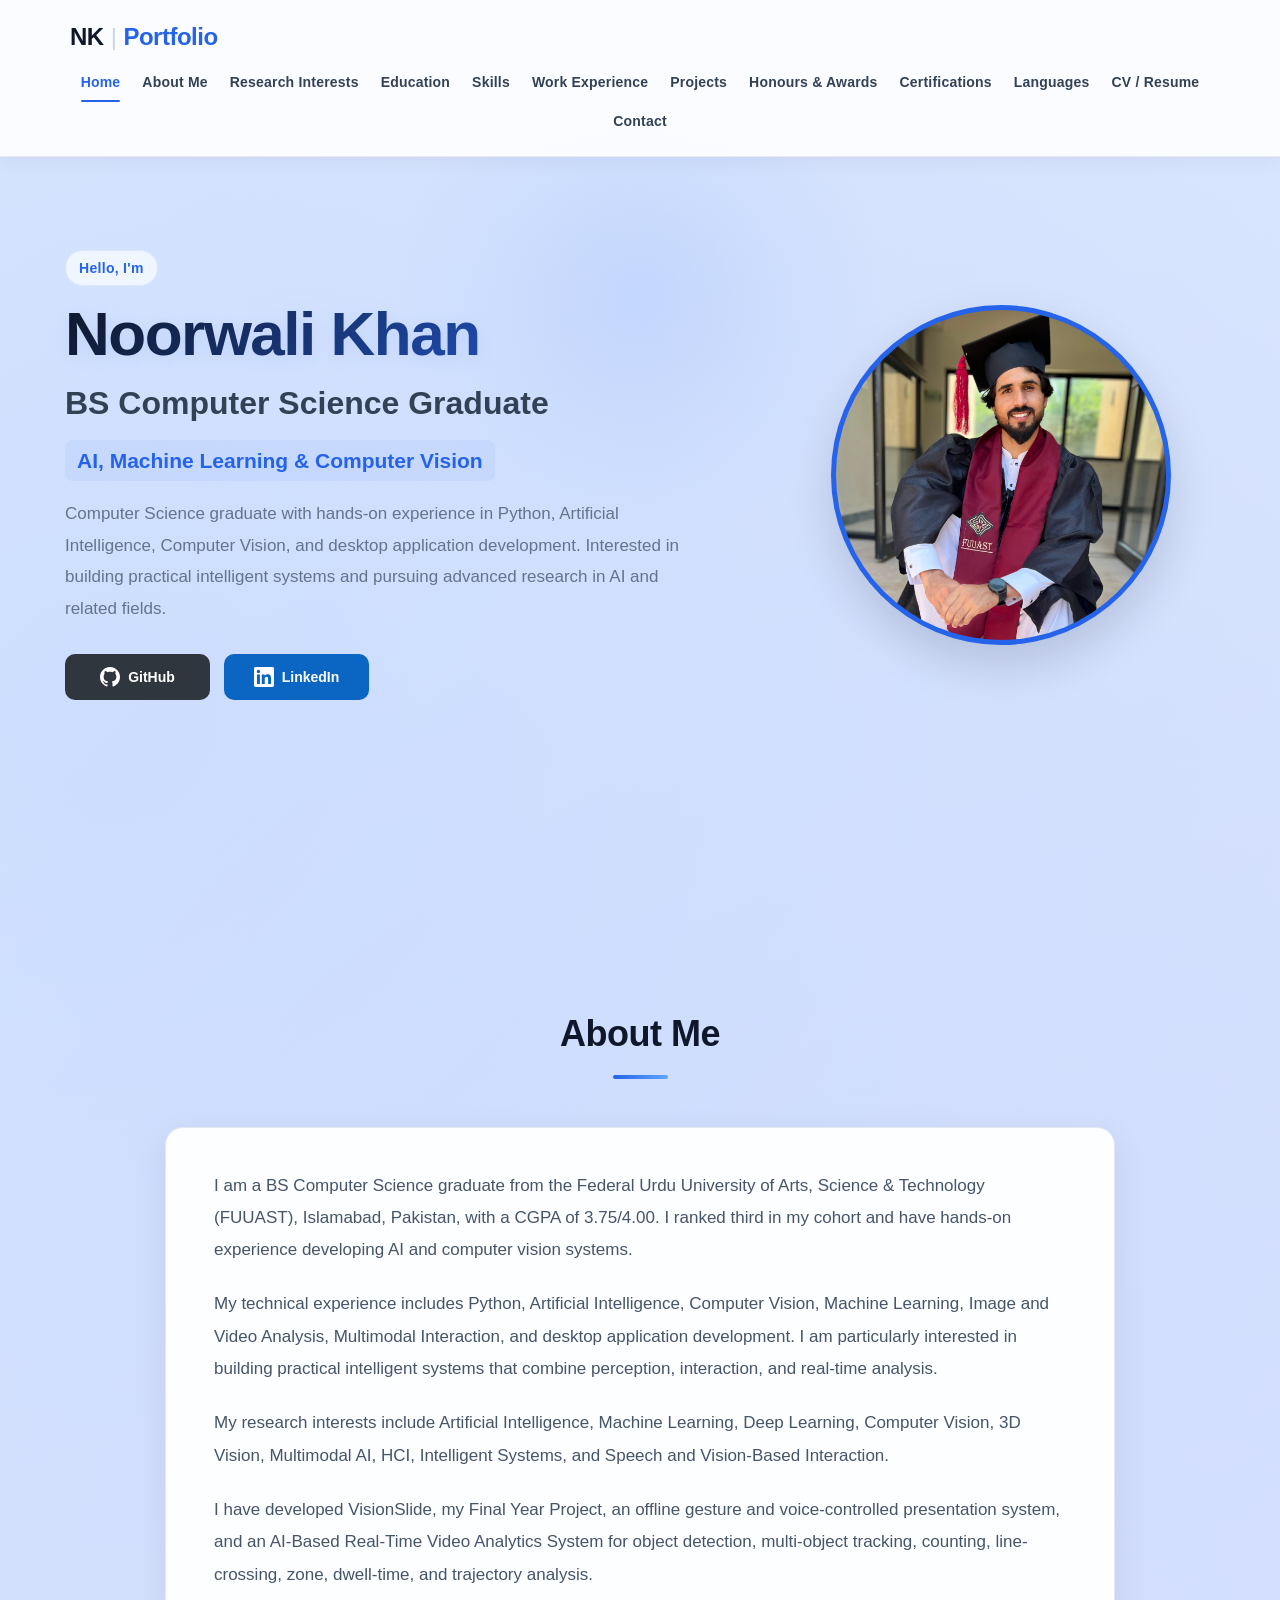
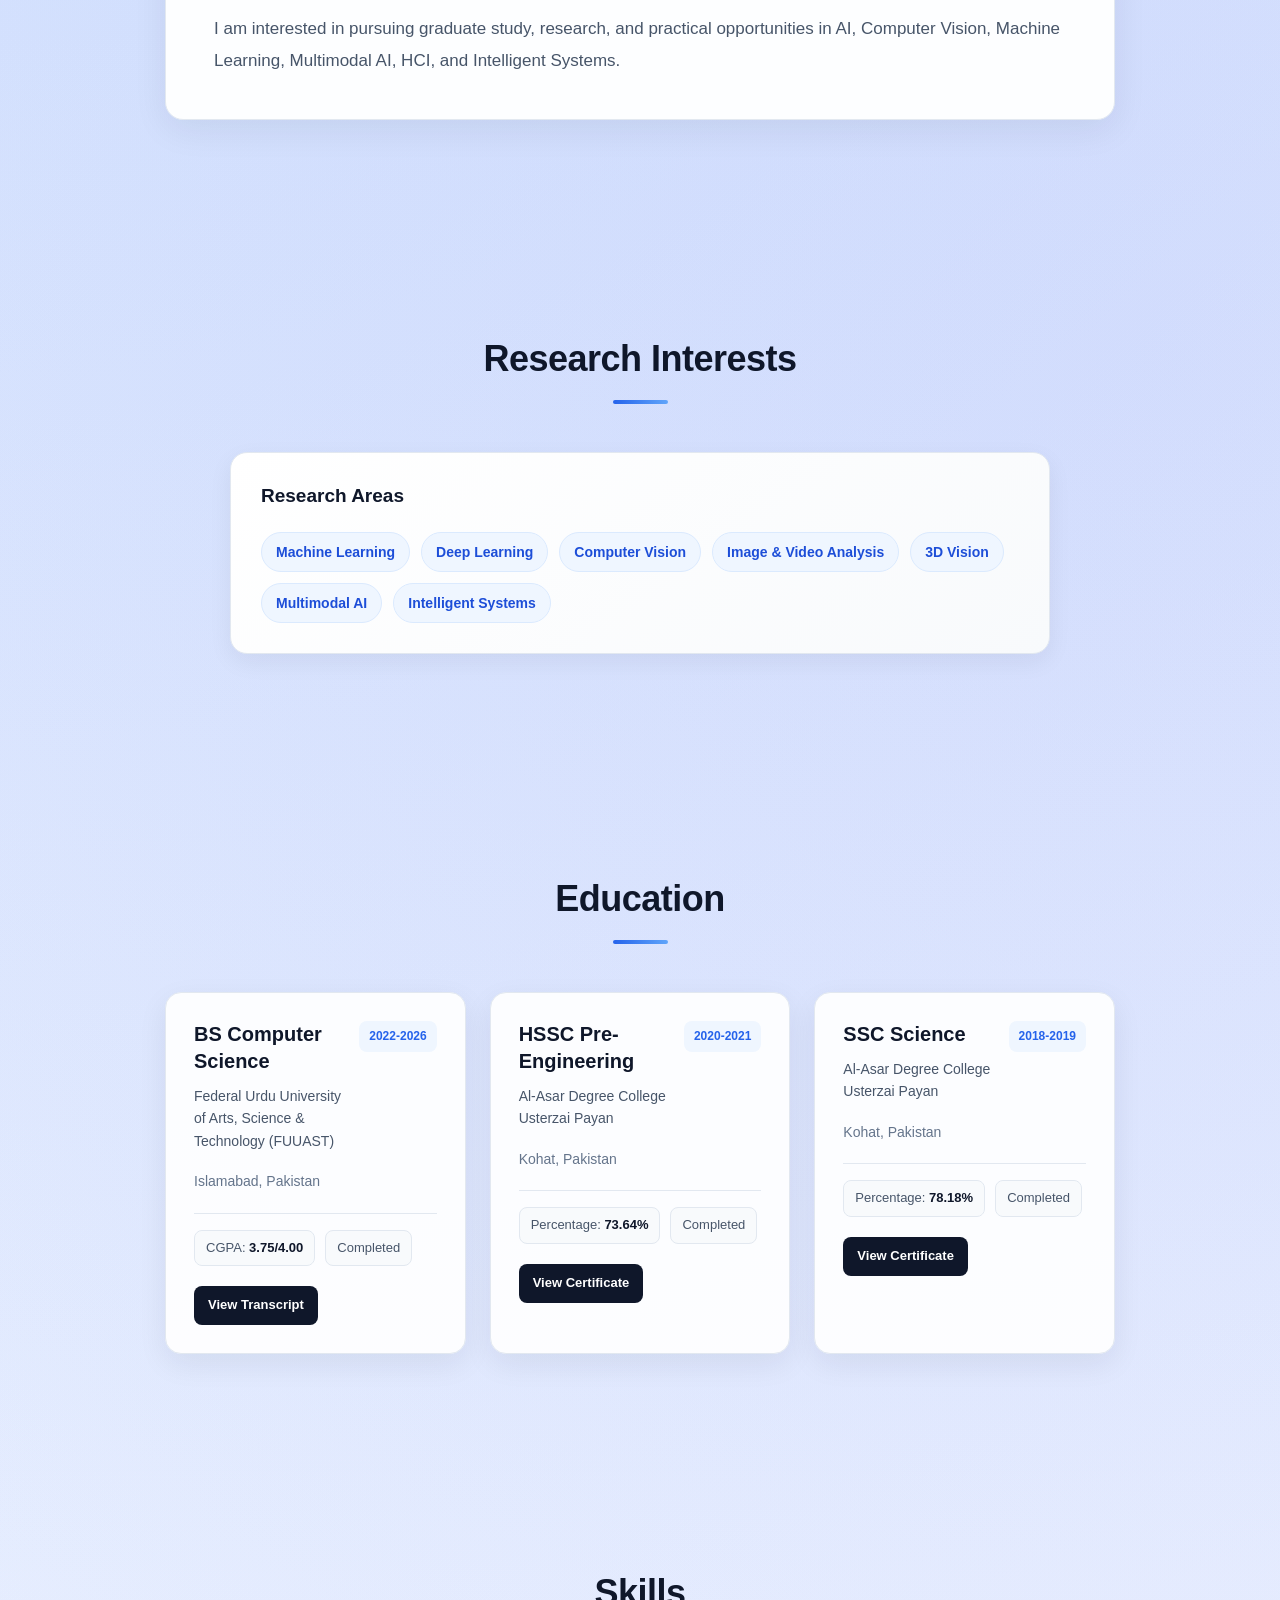
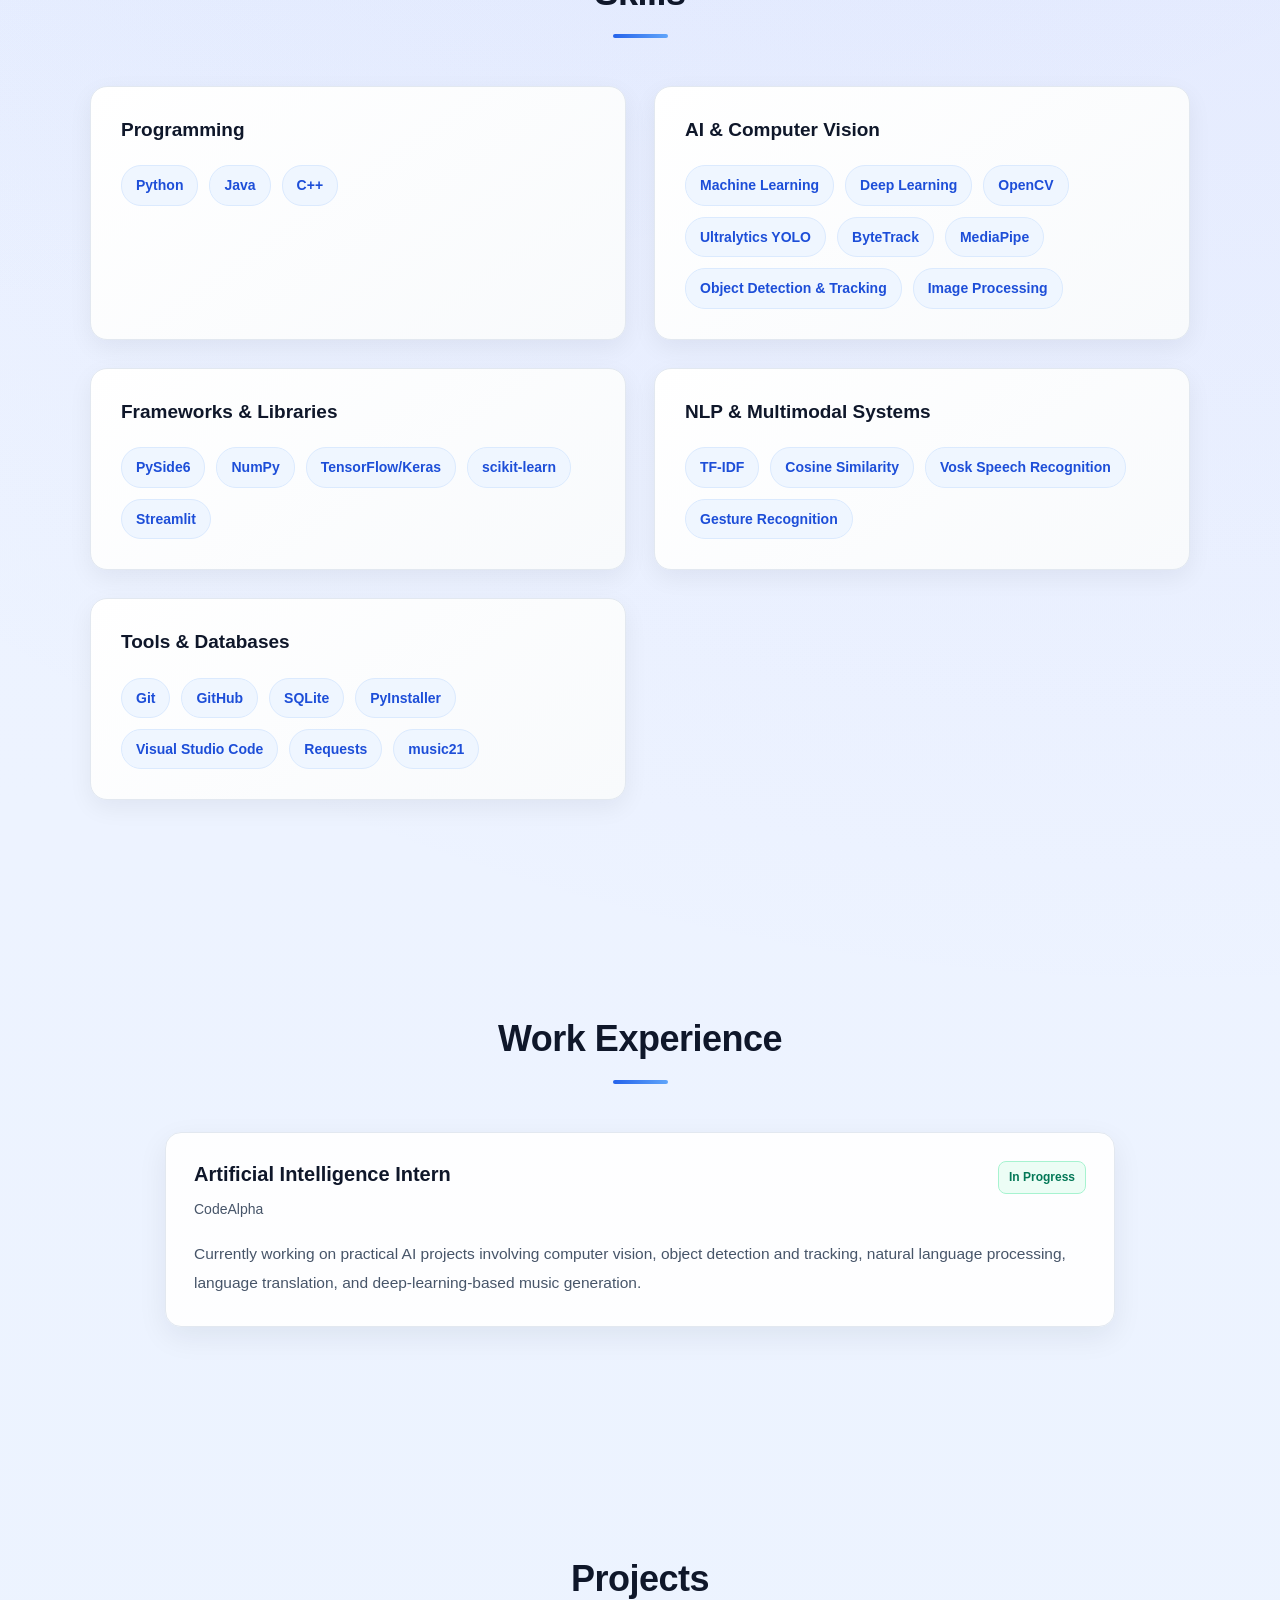
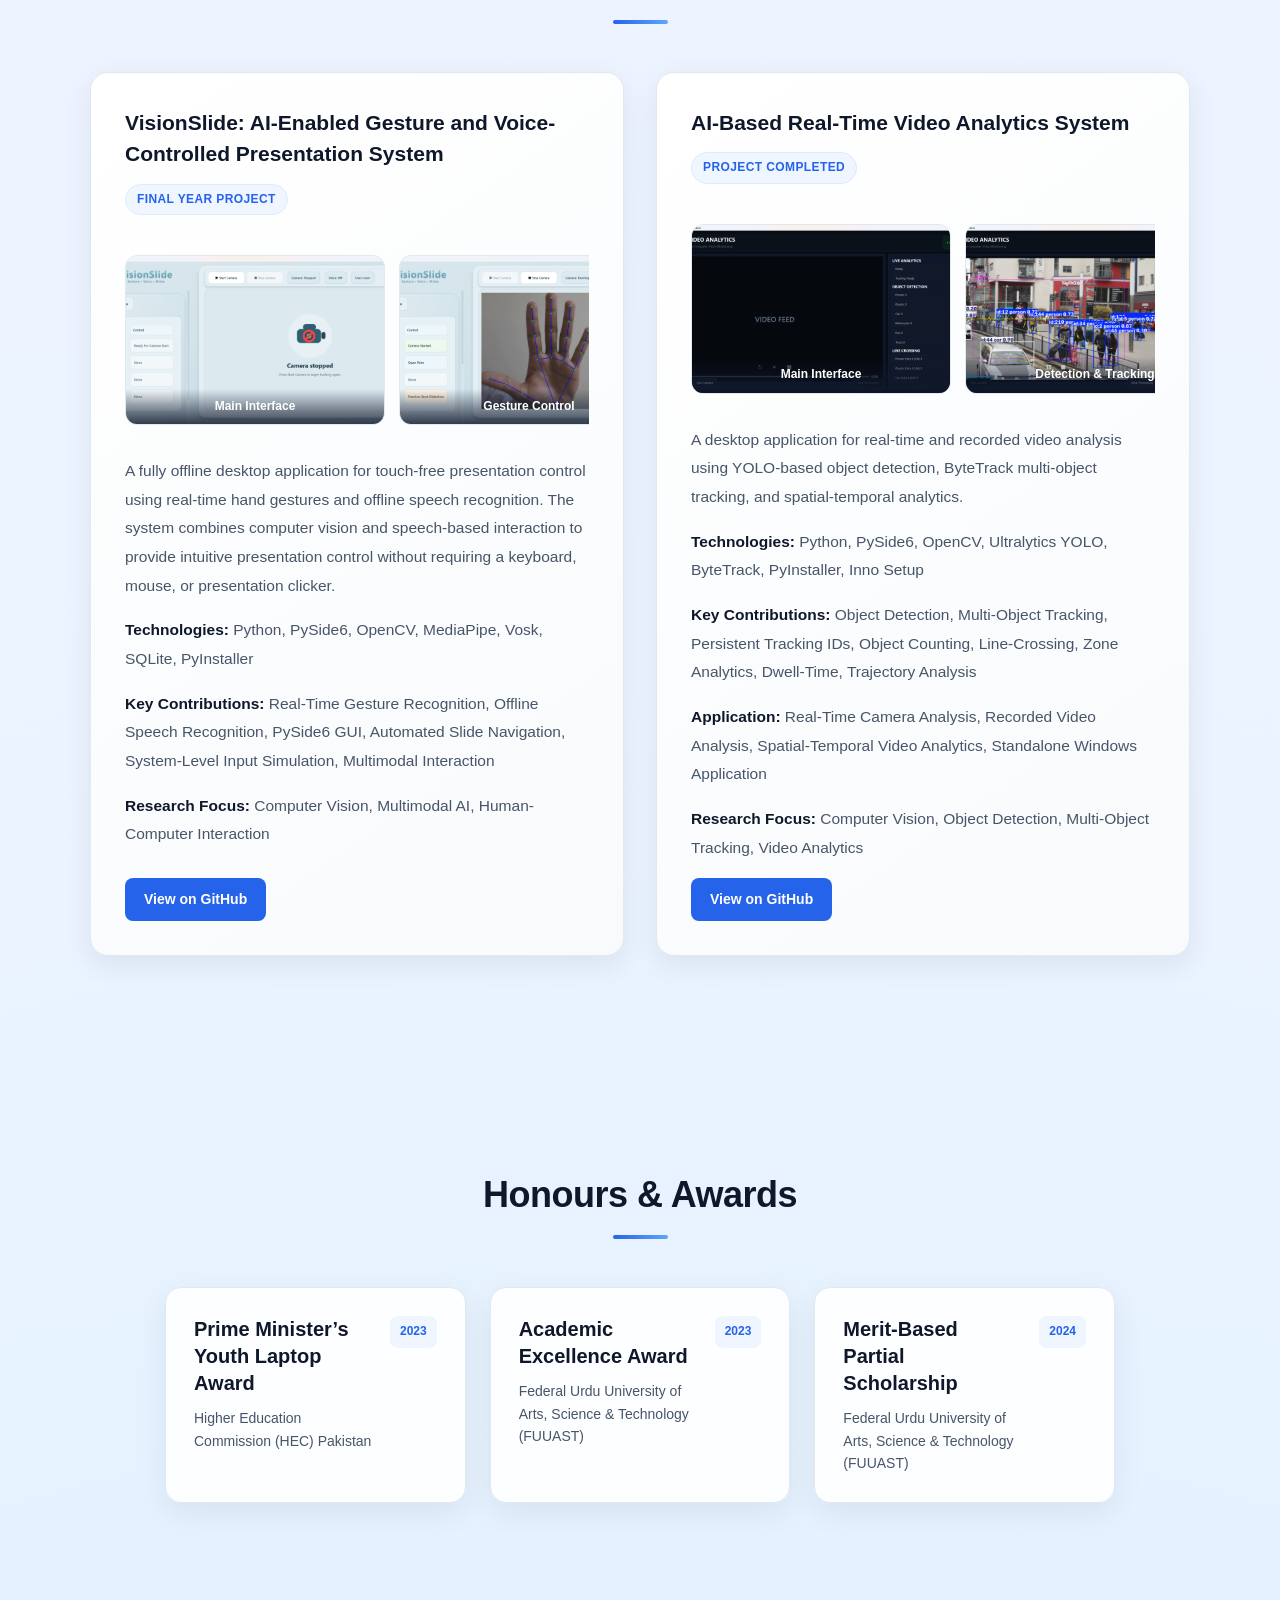
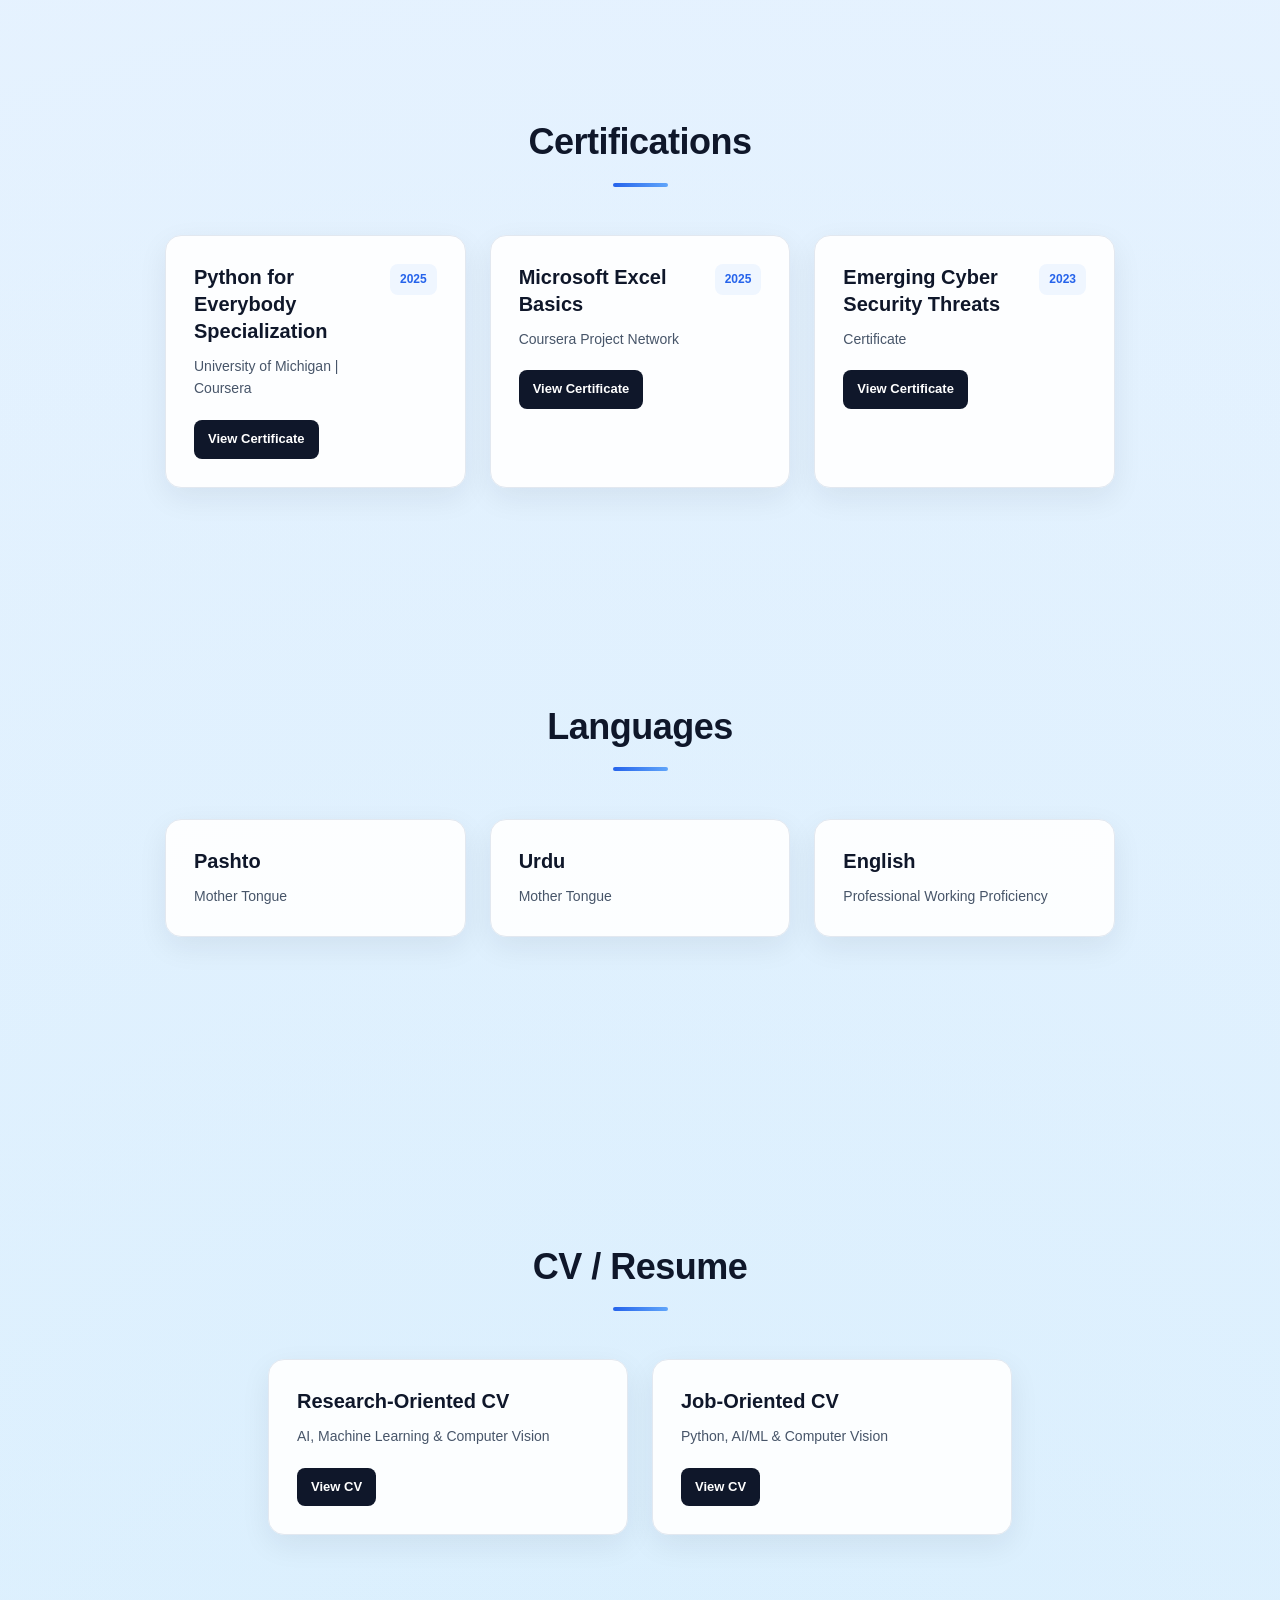
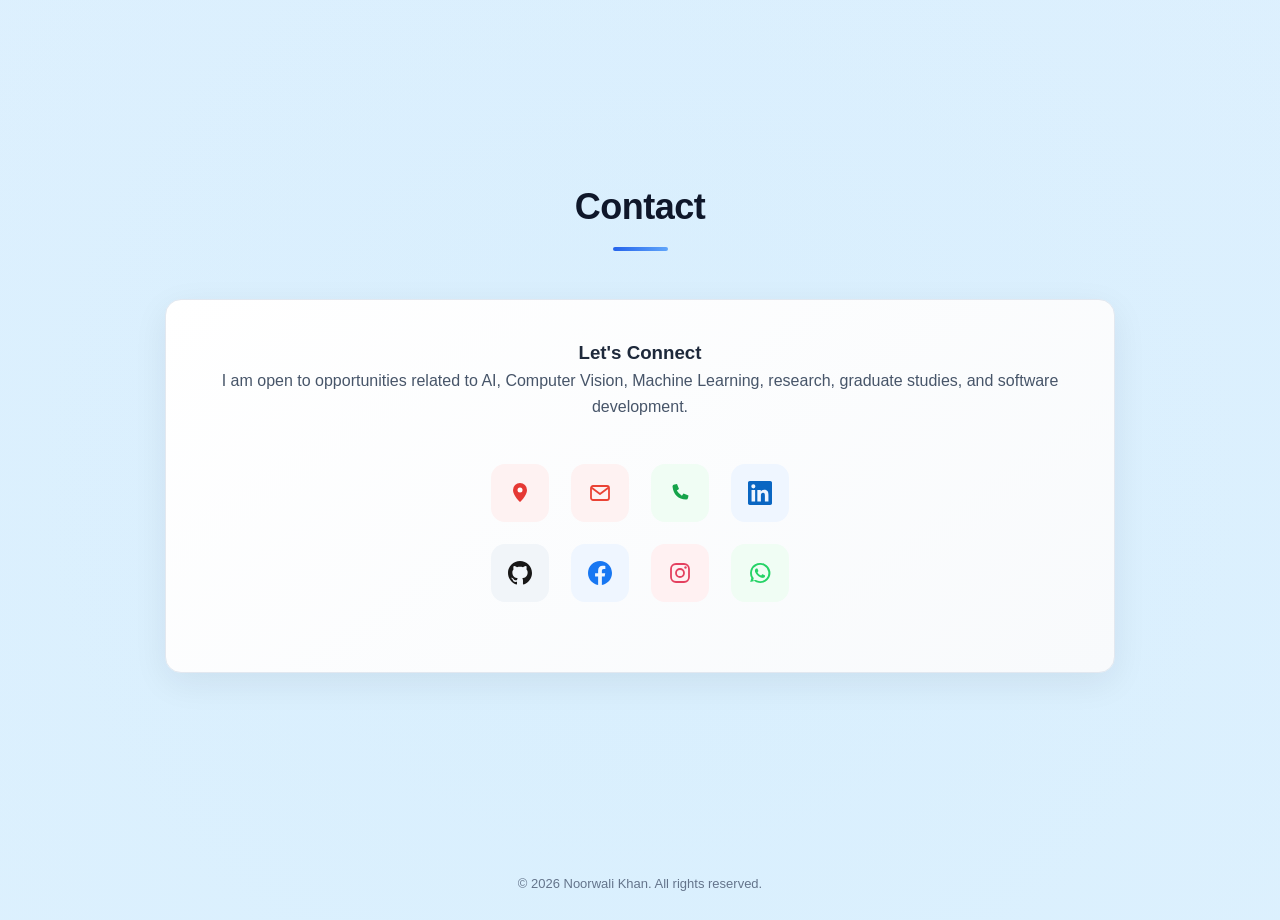
<file: index.html>
<!doctype html>
<html lang="en">
  <head>
    <meta charset="UTF-8" />

    <meta name="viewport" content="width=device-width, initial-scale=1.0" />

    <meta
      name="description"
      content="Noorwali Khan — BS Computer Science graduate specializing in Artificial Intelligence, Machine Learning, Computer Vision, Multimodal AI, and Intelligent Systems."
    />

    <meta name="author" content="Noorwali Khan" />

    <meta
      name="keywords"
      content="Noorwali Khan, Computer Science, Artificial Intelligence, Machine Learning, Computer Vision, Multimodal AI, Python, OpenCV, AI Portfolio"
    />

    <meta name="robots" content="index, follow" />

    <!-- Open Graph -->

    <meta
      property="og:title"
      content="Noorwali Khan | AI, Machine Learning & Computer Vision"
    />

    <meta
      property="og:description"
      content="Personal portfolio of Noorwali Khan, BS Computer Science graduate specializing in AI, Machine Learning, Computer Vision, Multimodal AI, and Intelligent Systems."
    />

    <meta property="og:type" content="website" />

    <meta property="og:url" content="https://noor72353.github.io/portfolio/" />

    <meta property="og:site_name" content="Noorwali Khan Portfolio" />

    <meta
      property="og:image"
      content="https://noor72353.github.io/portfolio/assets/images/social-preview.png"
    />

    <meta property="og:image:width" content="1200" />

    <meta property="og:image:height" content="630" />

    <meta
      property="og:image:alt"
      content="Noorwali Khan — AI, Machine Learning & Computer Vision"
    />

    <!-- Twitter -->

    <meta name="twitter:card" content="summary" />

    <meta
      name="twitter:title"
      content="Noorwali Khan | AI, Machine Learning & Computer Vision"
    />

    <meta
      name="twitter:description"
      content="Personal portfolio of Noorwali Khan, BS Computer Science graduate specializing in AI, Machine Learning, Computer Vision, Multimodal AI, and Intelligent Systems."
    />

    <title>NK | Portfolio</title>

    <!-- Favicon -->

    <link rel="icon" type="image/png" href="assets/images/favicon.png" />

    <!-- Main stylesheet -->

    <link rel="stylesheet" href="style.css" />
  </head>

  <body>
    <!-- =====================================================
         LOADING SCREEN
         ===================================================== -->

    <div id="pageLoader" class="page-loader">
      <div class="loader-content">
        <div class="loader-spinner"></div>

        <p>Loading Portfolio...</p>
      </div>
    </div>

    <!-- =====================================================
         HEADER / NAVIGATION
         ===================================================== -->

    <header>
      <nav>
        <a href="#home" class="logo">
          <span class="logo-initials">NK</span>
          <span class="logo-divider">|</span>
          <span class="logo-label">Portfolio</span>
        </a>

        <button
          class="menu-toggle"
          aria-label="Open navigation menu"
          aria-expanded="false"
        >
          ☰
        </button>

        <ul class="nav-links">
          <li><a href="#home">Home</a></li>
          <li><a href="#about">About Me</a></li>
          <li><a href="#research-interests">Research Interests</a></li>
          <li><a href="#education">Education</a></li>
          <li><a href="#skills">Skills</a></li>
          <li><a href="#experience">Work Experience</a></li>
          <li><a href="#projects">Projects</a></li>
          <li><a href="#achievements">Honours &amp; Awards</a></li>
          <li><a href="#certificates">Certifications</a></li>
          <li><a href="#languages">Languages</a></li>
          <li><a href="#cv">CV / Resume</a></li>
          <li><a href="#contact">Contact</a></li>
        </ul>
      </nav>
    </header>

    <!-- =====================================================
         MAIN CONTENT
         ===================================================== -->

    <main>
      <!-- =================================================
             HOME / HERO
             ================================================= -->

      <section id="home">
        <div class="hero-content">
          <div class="hero-text">
            <p class="hero-greeting">Hello, I'm</p>

            <h1>Noorwali Khan</h1>

            <h2>BS Computer Science Graduate</h2>

            <p class="hero-focus">AI, Machine Learning &amp; Computer Vision</p>

            <p class="hero-description">
              Computer Science graduate with hands-on experience in Python,
              Artificial Intelligence, Computer Vision, and desktop application
              development. Interested in building practical intelligent systems
              and pursuing advanced research in AI and related fields.
            </p>

            <!-- Social Links -->

            <div class="home-buttons">
              <!-- GitHub -->

              <a
                href="https://github.com/Noor72353"
                target="_blank"
                rel="noopener noreferrer"
                class="social-button github-button"
                aria-label="Visit Noorwali Khan's GitHub profile"
              >
                <svg viewBox="0 0 24 24" aria-hidden="true">
                  <path
                    fill="currentColor"
                    d="M12 0C5.37 0 0 5.37 0 12c0 5.3
                                    3.438 9.8 8.205 11.385.6.113.82-.258.82-.577
                                    0-.285-.01-1.04-.015-2.04-3.338.724-4.042-1.61
                                    -4.042-1.61-.546-1.387-1.333-1.756-1.333-1.756
                                    -1.089-.745.084-.73.084-.73 1.205.085
                                    1.84 1.237 1.84 1.237 1.07 1.835 2.807
                                    1.305 3.492.998.108-.776.418-1.305.762-1.605
                                    -2.665-.3-5.466-1.332-5.466-5.93
                                    0-1.31.465-2.38 1.235-3.22-.125-.303-.535-1.523
                                    .117-3.176 0 0 1.008-.322 3.3 1.23
                                    .957-.266 1.983-.399 3.003-.404
                                    1.02.005 2.046.138 3.003.404
                                    2.292-1.552 3.297-1.23 3.297-1.23
                                    .653 1.653.243 2.873.12 3.176
                                    .77.84 1.233 1.91 1.233 3.22
                                    0 4.61-2.807 5.625-5.48 5.92
                                    .43.372.823 1.102.823 2.222
                                    0 1.606-.015 2.898-.015 3.293
                                    0 .322.216.696.825.576
                                    C20.565 21.796 24 17.297 24 12
                                    24 5.37 18.63 0 12 0z"
                  />
                </svg>

                GitHub
              </a>

              <!-- LinkedIn -->

              <a
                href="https://linkedin.com/in/noorwali-khan-b03116218"
                target="_blank"
                rel="noopener noreferrer"
                class="social-button linkedin-button"
                aria-label="Visit Noorwali Khan's LinkedIn profile"
              >
                <svg viewBox="0 0 24 24" aria-hidden="true">
                  <path
                    fill="currentColor"
                    d="M20.447 20.452h-3.554v-5.569
                                    c0-1.328-.027-3.037-1.852-3.037
                                    -1.853 0-2.136 1.445-2.136 2.939v5.667
                                    H9.351V9h3.414v1.561h.046
                                    c.477-.9 1.637-1.85 3.37-1.85
                                    3.601 0 4.267 2.37 4.267 5.455v6.286z
                                    M5.337 7.433a2.062 2.062 0 1 1
                                    0-4.125 2.062 2.062 0 0 1 0 4.125z
                                    M7.119 20.452H3.554V9h3.565v11.452z
                                    M22.225 0H1.771C.792 0 0 .774 0 1.729v20.542
                                    C0 23.227.792 24 1.771 24h20.451
                                    C23.2 24 24 23.227 24 22.271V1.729
                                    C24 .774 23.2 0 22.225 0z"
                  />
                </svg>

                LinkedIn
              </a>
            </div>
          </div>

          <!-- Profile Image -->

          <div class="hero-image">
            <div class="profile-image-wrapper">
              <img src="assets/images/profile.jpg" alt="Noorwali Khan" />
            </div>
          </div>
        </div>
      </section>

      <!-- =================================================
             ABOUT
             ================================================= -->

      <section id="about">
        <h2>About Me</h2>

        <div class="about-content">
          <p>
            I am a <strong>BS Computer Science graduate</strong>
            from the Federal Urdu University of Arts, Science &amp; Technology
            (FUUAST), Islamabad, Pakistan, with a CGPA of
            <strong>3.75/4.00</strong>. I ranked third in my cohort and have
            hands-on experience developing AI and computer vision systems.
          </p>

          <p>
            My technical experience includes
            <strong
              >Python, Artificial Intelligence, Computer Vision, Machine
              Learning, Image and Video Analysis, Multimodal Interaction, and
              desktop application development</strong
            >. I am particularly interested in building practical intelligent
            systems that combine perception, interaction, and real-time
            analysis.
          </p>

          <p>
            My research interests include
            <strong
              >Artificial Intelligence, Machine Learning, Deep Learning,
              Computer Vision, 3D Vision, Multimodal AI, HCI, Intelligent
              Systems, and Speech and Vision-Based Interaction</strong
            >.
          </p>

          <p>
            I have developed <strong>VisionSlide</strong>, my Final Year
            Project, an offline gesture and voice-controlled presentation
            system, and an
            <strong>AI-Based Real-Time Video Analytics System</strong>
            for object detection, multi-object tracking, counting,
            line-crossing, zone, dwell-time, and trajectory analysis.
          </p>

          <p>
            I am interested in pursuing
            <strong
              >graduate study, research, and practical opportunities</strong
            >
            in AI, Computer Vision, Machine Learning, Multimodal AI, HCI, and
            Intelligent Systems.
          </p>
        </div>
      </section>

      <!-- =================================================
             RESEARCH INTERESTS
             ================================================= -->

      <section id="research-interests">
        <h2>Research Interests</h2>

        <div class="skills-container">
          <div class="skill-category">
            <h3>Research Areas</h3>
            <div class="skill-list">
              <span>Machine Learning</span>
              <span>Deep Learning</span>
              <span>Computer Vision</span>
              <span>Image &amp; Video Analysis</span>
              <span>3D Vision</span>
              <span>Multimodal AI</span>
              <span>Intelligent Systems</span>
            </div>
          </div>
        </div>
      </section>

      <!-- =================================================
             EDUCATION
             ================================================= -->

      <section id="education">
        <h2>Education</h2>

        <div class="education-container">
          <!-- BS Computer Science -->

          <div class="education-item">
            <div class="education-header">
              <div>
                <h3>BS Computer Science</h3>

                <p class="education-institution">
                  Federal Urdu University of Arts, Science &amp; Technology
                  (FUUAST)
                </p>
              </div>

              <span class="education-year"> 2022-2026 </span>
            </div>

            <p class="education-location">Islamabad, Pakistan</p>

            <div class="education-details">
              <span>
                CGPA:
                <strong>3.75/4.00</strong>
              </span>

              <span>Completed</span>
            </div>

            <div class="education-document">
              <a
                href="assets/documents/Transcript.pdf"
                target="_blank"
                rel="noopener noreferrer"
              >
                View Transcript
              </a>
            </div>
          </div>

          <!-- HSSC -->

          <div class="education-item">
            <div class="education-header">
              <div>
                <h3>HSSC Pre-Engineering</h3>

                <p class="education-institution">
                  Al-Asar Degree College Usterzai Payan
                </p>

                <p class="education-location">Kohat, Pakistan</p>
              </div>

              <span class="education-year"> 2020-2021 </span>
            </div>

            <div class="education-details">
              <span>
                Percentage:
                <strong>73.64%</strong>
              </span>

              <span>Completed</span>
            </div>

            <div class="education-document">
              <a
                href="assets/documents/HSSC_Certificate.pdf"
                target="_blank"
                rel="noopener noreferrer"
              >
                View Certificate
              </a>
            </div>
          </div>

          <!-- SSC -->

          <div class="education-item">
            <div class="education-header">
              <div>
                <h3>SSC Science</h3>

                <p class="education-institution">
                  Al-Asar Degree College Usterzai Payan
                </p>

                <p class="education-location">Kohat, Pakistan</p>
              </div>

              <span class="education-year"> 2018-2019 </span>
            </div>

            <div class="education-details">
              <span>
                Percentage:
                <strong>78.18%</strong>
              </span>

              <span>Completed</span>
            </div>

            <div class="education-document">
              <a
                href="assets/documents/SSC_Certificate.pdf"
                target="_blank"
                rel="noopener noreferrer"
              >
                View Certificate
              </a>
            </div>
          </div>
        </div>
      </section>

          <!-- =================================================
           SKILLS
           ================================================= -->

      <section id="skills">
        <h2>Skills</h2>

        <div class="skills-container">

          <div class="skill-category">
            <h3>Programming</h3>

            <div class="skill-list">
              <span>Python</span>
              <span>Java</span>
              <span>C++</span>
            </div>
          </div>

          <div class="skill-category">
            <h3>AI &amp; Computer Vision</h3>

            <div class="skill-list">
              <span>Machine Learning</span>
              <span>Deep Learning</span>
              <span>OpenCV</span>
              <span>Ultralytics YOLO</span>
              <span>ByteTrack</span>
              <span>MediaPipe</span>
              <span>Object Detection &amp; Tracking</span>
              <span>Image Processing</span>
            </div>
          </div>

          <div class="skill-category">
            <h3>Frameworks &amp; Libraries</h3>

            <div class="skill-list">
              <span>PySide6</span>
              <span>NumPy</span>
              <span>TensorFlow/Keras</span>
              <span>scikit-learn</span>
              <span>Streamlit</span>
            </div>
          </div>

          <div class="skill-category">
            <h3>NLP &amp; Multimodal Systems</h3>

            <div class="skill-list">
              <span>TF-IDF</span>
              <span>Cosine Similarity</span>
              <span>Vosk Speech Recognition</span>
              <span>Gesture Recognition</span>
            </div>
          </div>

          <div class="skill-category">
            <h3>Tools &amp; Databases</h3>

            <div class="skill-list">
              <span>Git</span>
              <span>GitHub</span>
              <span>SQLite</span>
              <span>PyInstaller</span>
              <span>Visual Studio Code</span>
              <span>Requests</span>
              <span>music21</span>
            </div>
          </div>

        </div>
      </section>

      <!-- =================================================
             WORK EXPERIENCE
             ================================================= -->

      <section id="experience">
        <h2>Work Experience</h2>

        <div class="education-container">
          <div class="education-item work-experience-item">
            <div class="education-header">
              <div>
                <h3>Artificial Intelligence Intern</h3>
                <p class="education-institution">CodeAlpha</p>
              </div>
              <span class="education-year">In Progress</span>
            </div>

            <p>
              Currently working on practical AI projects involving computer
              vision, object detection and tracking, natural language
              processing, language translation, and deep-learning-based music
              generation.
            </p>
          </div>
        </div>
      </section>

      <!-- =================================================
             PROJECTS
             ================================================= -->

      <section id="projects">
        <h2>Projects</h2>

        <div class="projects-container">
          <!-- VisionSlide -->

          <div class="project-card">
            <h3>
              VisionSlide: AI-Enabled Gesture and Voice-Controlled Presentation
              System
            </h3>

            <p class="project-type">Final Year Project</p>

            <div class="project-gallery">
              <a
                href="assets/images/visionslide-01-main-ui.png"
                target="_blank"
                rel="noopener noreferrer"
                class="project-image"
              >
                <img
                  src="assets/images/visionslide-01-main-ui.png"
                  alt="VisionSlide main application interface"
                  loading="lazy"
                />
                <span>Main Interface</span>
              </a>

              <a
                href="assets/images/visionslide-02-gesture-control.png"
                target="_blank"
                rel="noopener noreferrer"
                class="project-image"
              >
                <img
                  src="assets/images/visionslide-02-gesture-control.png"
                  alt="VisionSlide gesture control"
                  loading="lazy"
                />
                <span>Gesture Control</span>
              </a>

              <a
                href="assets/images/visionslide-03-voice-control.png"
                target="_blank"
                rel="noopener noreferrer"
                class="project-image"
              >
                <img
                  src="assets/images/visionslide-03-voice-control.png"
                  alt="VisionSlide voice control"
                  loading="lazy"
                />
                <span>Voice Control</span>
              </a>

              <a
                href="assets/images/visionslide-04-slide-control.png"
                target="_blank"
                rel="noopener noreferrer"
                class="project-image"
              >
                <img
                  src="assets/images/visionslide-04-slide-control.png"
                  alt="VisionSlide slide control"
                  loading="lazy"
                />
                <span>Slide Control</span>
              </a>

              <a
                href="assets/images/visionslide-05-settings.png"
                target="_blank"
                rel="noopener noreferrer"
                class="project-image"
              >
                <img
                  src="assets/images/visionslide-05-settings.png"
                  alt="VisionSlide settings interface"
                  loading="lazy"
                />
                <span>Settings</span>
              </a>
            </div>

            <p>
              A fully offline desktop application for touch-free presentation
              control using real-time hand gestures and offline speech
              recognition. The system combines computer vision and speech-based
              interaction to provide intuitive presentation control without
              requiring a keyboard, mouse, or presentation clicker.
            </p>

            <p>
              <strong>Technologies:</strong>
              Python, PySide6, OpenCV, MediaPipe, Vosk, SQLite, PyInstaller
            </p>

            <p>
              <strong>Key Contributions:</strong>
              Real-Time Gesture Recognition, Offline Speech Recognition, PySide6
              GUI, Automated Slide Navigation, System-Level Input Simulation,
              Multimodal Interaction
            </p>

            <p>
              <strong>Research Focus:</strong>
              Computer Vision, Multimodal AI, Human-Computer Interaction
            </p>

            <a
              href="https://github.com/Noor72353/VisionSlide"
              target="_blank"
              rel="noopener noreferrer"
            >
              View on GitHub
            </a>
          </div>

          <!-- AI Video Analytics -->

          <div class="project-card">
            <h3>AI-Based Real-Time Video Analytics System</h3>

            <p class="project-type">Project Completed</p>

            <div class="project-gallery">
              <a
                href="assets/images/video-analytics-01-main-ui.png"
                target="_blank"
                rel="noopener noreferrer"
                class="project-image"
              >
                <img
                  src="assets/images/video-analytics-01-main-ui.png"
                  alt="AI Video Analytics main application interface"
                  loading="lazy"
                />
                <span>Main Interface</span>
              </a>

              <a
                href="assets/images/video-analytics-02-detection-tracking.png"
                target="_blank"
                rel="noopener noreferrer"
                class="project-image"
              >
                <img
                  src="assets/images/video-analytics-02-detection-tracking.png"
                  alt="AI Video Analytics object detection and tracking"
                  loading="lazy"
                />
                <span>Detection &amp; Tracking</span>
              </a>

              <a
                href="assets/images/video-analytics-03-line-crossing.png"
                target="_blank"
                rel="noopener noreferrer"
                class="project-image"
              >
                <img
                  src="assets/images/video-analytics-03-line-crossing.png"
                  alt="AI Video Analytics line crossing analysis"
                  loading="lazy"
                />
                <span>Line Crossing</span>
              </a>

              <a
                href="assets/images/video-analytics-04-zone-analytics.png"
                target="_blank"
                rel="noopener noreferrer"
                class="project-image"
              >
                <img
                  src="assets/images/video-analytics-04-zone-analytics.png"
                  alt="AI Video Analytics zone analytics"
                  loading="lazy"
                />
                <span>Zone Analytics</span>
              </a>

              <a
                href="assets/images/video-analytics-05-trajectory.png"
                target="_blank"
                rel="noopener noreferrer"
                class="project-image"
              >
                <img
                  src="assets/images/video-analytics-05-trajectory.png"
                  alt="AI Video Analytics trajectory visualization"
                  loading="lazy"
                />
                <span>Trajectory</span>
              </a>
            </div>

            <p>
              A desktop application for real-time and recorded video analysis
              using YOLO-based object detection, ByteTrack multi-object
              tracking, and spatial-temporal analytics.
            </p>

            <p>
              <strong>Technologies:</strong>
              Python, PySide6, OpenCV, Ultralytics YOLO, ByteTrack, PyInstaller,
              Inno Setup
            </p>

            <p>
              <strong>Key Contributions:</strong>
              Object Detection, Multi-Object Tracking, Persistent Tracking IDs,
              Object Counting, Line-Crossing, Zone Analytics, Dwell-Time,
              Trajectory Analysis
            </p>

            <p>
              <strong>Application:</strong>
              Real-Time Camera Analysis, Recorded Video Analysis,
              Spatial-Temporal Video Analytics, Standalone Windows Application
            </p>

            <p>
              <strong>Research Focus:</strong>
              Computer Vision, Object Detection, Multi-Object Tracking, Video
              Analytics
            </p>

            <a
              href="https://github.com/Noor72353/ai-video-analytics"
              target="_blank"
              rel="noopener noreferrer"
            >
              View on GitHub
            </a>
          </div>
        </div>
      </section>

      <!-- =================================================
             HONOURS & AWARDS
             ================================================= -->

      <section id="achievements">
        <h2>Honours &amp; Awards</h2>

        <div class="education-container">
          <!-- Prime Minister's Youth Laptop Award -->

          <div class="education-item">
            <div class="education-header">
              <div>
                <h3>Prime Minister’s Youth Laptop Award</h3>

                <p class="education-institution">
                  Higher Education Commission (HEC) Pakistan
                </p>
              </div>

              <span class="education-year"> 2023 </span>
            </div>
          </div>

          <!-- Academic Excellence Award -->

          <div class="education-item">
            <div class="education-header">
              <div>
                <h3>Academic Excellence Award</h3>

                <p class="education-institution">
                  Federal Urdu University of Arts, Science &amp; Technology
                  (FUUAST)
                </p>
              </div>

              <span class="education-year"> 2023 </span>
            </div>
          </div>

          <!-- Merit-Based Partial Scholarship -->

          <div class="education-item">
            <div class="education-header">
              <div>
                <h3>Merit-Based Partial Scholarship</h3>

                <p class="education-institution">
                  Federal Urdu University of Arts, Science &amp; Technology
                  (FUUAST)
                </p>
              </div>

              <span class="education-year"> 2024 </span>
            </div>
          </div>
        </div>
      </section>

      <!-- =================================================
             CERTIFICATIONS
             ================================================= -->

      <section id="certificates">
        <h2>Certifications</h2>

        <div class="education-container">
          <!-- Python for Everybody -->

          <div class="education-item">
            <div class="education-header">
              <div>
                <h3>Python for Everybody Specialization</h3>

                <p class="education-institution">
                  University of Michigan | Coursera
                </p>
              </div>

              <span class="education-year"> 2025 </span>
            </div>

            <div class="education-document">
              <a
                href="https://coursera.org/verify/specialization/UUXT0E7ESRXZ"
                target="_blank"
                rel="noopener noreferrer"
              >
                View Certificate
              </a>
            </div>
          </div>

          <!-- Microsoft Excel Basics -->

          <div class="education-item">
            <div class="education-header">
              <div>
                <h3>Microsoft Excel Basics</h3>

                <p class="education-institution">Coursera Project Network</p>
              </div>

              <span class="education-year"> 2025 </span>
            </div>

            <div class="education-document">
              <a
                href="https://coursera.org/verify/F804HCVPJEJD"
                target="_blank"
                rel="noopener noreferrer"
              >
                View Certificate
              </a>
            </div>
          </div>

          <!-- Emerging Cyber Security Threats -->

          <div class="education-item">
            <div class="education-header">
              <div>
                <h3>Emerging Cyber Security Threats</h3>

                <p class="education-institution">Certificate</p>
              </div>

              <span class="education-year"> 2023 </span>
            </div>

            <div class="education-document">
              <a
                href="assets/certificates/Emerging cyber security threates.pdf"
                target="_blank"
                rel="noopener noreferrer"
              >
                View Certificate
              </a>
            </div>
          </div>
        </div>
      </section>

      <!-- =================================================
             LANGUAGES
             ================================================= -->

      <section id="languages">
        <h2>Languages</h2>

        <div class="education-container">
          <!-- Pashto -->

          <div class="education-item">
            <div class="education-header">
              <div>
                <h3>Pashto</h3>

                <p class="education-institution">Mother Tongue</p>
              </div>
            </div>
          </div>

          <!-- Urdu -->

          <div class="education-item">
            <div class="education-header">
              <div>
                <h3>Urdu</h3>

                <p class="education-institution">Mother Tongue</p>
              </div>
            </div>
          </div>

          <!-- English -->

          <div class="education-item">
            <div class="education-header">
              <div>
                <h3>English</h3>

                <p class="education-institution">
                  Professional Working Proficiency
                </p>
              </div>
            </div>
          </div>
        </div>
      </section>

      <!-- =================================================
             CV / RESUME
             ================================================= -->

      <section id="cv">
        <h2>CV / Resume</h2>

        <div class="education-container">
          <!-- Research-Oriented CV -->

          <div class="education-item">
            <div class="education-header">
              <div>
                <h3>Research-Oriented CV</h3>

                <p class="education-institution">
                  AI, Machine Learning &amp; Computer Vision
                </p>
              </div>
            </div>

            <div class="education-document">
              <a
                href="assets/documents/Noorwali_Khan_Research_CV.pdf"
                target="_blank"
                rel="noopener noreferrer"
              >
                View CV
              </a>
            </div>
          </div>

          <!-- Job-Oriented CV -->

          <div class="education-item">
            <div class="education-header">
              <div>
                <h3>Job-Oriented CV</h3>

                <p class="education-institution">
                  Python, AI/ML &amp; Computer Vision
                </p>
              </div>
            </div>

            <div class="education-document">
              <a
                href="assets/documents/Noorwali_Khan_Job_CV.pdf"
                target="_blank"
                rel="noopener noreferrer"
              >
                View CV
              </a>
            </div>
          </div>
        </div>
      </section>

      <!-- =================================================
             CONTACT
             ================================================= -->

      <section id="contact">
        <h2>Contact</h2>

        <div class="contact-content">
          <div class="contact-intro">
            <h3>Let's Connect</h3>

            <p>
              I am open to opportunities related to AI, Computer Vision, Machine
              Learning, research, graduate studies, and software development.
            </p>
          </div>

          <div class="contact-details">
            <!-- Location -->

            <a
              href="https://www.google.com/maps/search/?api=1&query=Rawalpindi%2C%20Pakistan"
              target="_blank"
              rel="noopener noreferrer"
              class="contact-icon-link"
              aria-label="View location in Google Maps"
              title="Location"
            >
              <div class="contact-icon location-icon">
                <svg viewBox="0 0 24 24" aria-hidden="true">
                  <path
                    fill="currentColor"
                    d="M12 21s7-6.2 7-12a7 7 0 1 0-14 0c0 5.8 7 12 7 12Z"
                  />

                  <circle cx="12" cy="9" r="2.5" fill="#ffffff" />
                </svg>
              </div>
            </a>

            <!-- Email -->

            <a
              href="mailto:noor.wali.khan.1214@gmail.com"
              class="contact-icon-link"
              aria-label="Send an email"
              title="Email"
            >
              <div class="contact-icon email-icon">
                <svg viewBox="0 0 24 24" aria-hidden="true">
                  <rect
                    x="3"
                    y="5"
                    width="18"
                    height="14"
                    rx="2"
                    fill="none"
                    stroke="currentColor"
                    stroke-width="1.8"
                  />

                  <path
                    d="M4 7l8 6 8-6"
                    fill="none"
                    stroke="currentColor"
                    stroke-width="1.8"
                    stroke-linecap="round"
                    stroke-linejoin="round"
                  />
                </svg>
              </div>
            </a>

            <!-- Phone -->

            <a
              href="tel:+923081039638"
              class="contact-icon-link"
              aria-label="Call phone number"
              title="Phone"
            >
              <div class="contact-icon phone-icon">
                <svg viewBox="0 0 24 24" aria-hidden="true">
                  <path
                    fill="currentColor"
                    d="M6.5 3.5 9 3l2 5-2.2 1.6a14 14 0 0 0 5.1 5.1l1.6-2.2 5 2-.5 2.5a2 2 0 0 1-2 1.5C10.3 18.5 5.5 13.7 4.5 5.5a2 2 0 0 1 2-2Z"
                  />
                </svg>
              </div>
            </a>

            <!-- LinkedIn -->

            <a
              href="https://linkedin.com/in/noorwali-khan-b03116218"
              target="_blank"
              rel="noopener noreferrer"
              class="contact-icon-link"
              aria-label="Visit LinkedIn profile"
              title="LinkedIn"
            >
              <div class="contact-icon linkedin-icon">
                <svg viewBox="0 0 24 24" aria-hidden="true">
                  <path
                    fill="currentColor"
                    d="M20.447 20.452h-3.554v-5.569
                                    c0-1.328-.027-3.037-1.852-3.037
                                    -1.853 0-2.136 1.445-2.136 2.939v5.667
                                    H9.351V9h3.414v1.561h.046
                                    c.477-.9 1.637-1.85 3.37-1.85
                                    3.601 0 4.267 2.37 4.267 5.455v6.286z
                                    M5.337 7.433a2.062 2.062 0 1 1
                                    0-4.125 2.062 2.062 0 0 1 0 4.125z
                                    M7.119 20.452H3.554V9h3.565v11.452z
                                    M22.225 0H1.771C.792 0 0 .774 0 1.729v20.542
                                    C0 23.227.792 24 1.771 24h20.451
                                    C23.2 24 24 23.227 24 22.271V1.729
                                    C24 .774 23.2 0 22.225 0z"
                  />
                </svg>
              </div>
            </a>

            <!-- GitHub -->

            <a
              href="https://github.com/Noor72353"
              target="_blank"
              rel="noopener noreferrer"
              class="contact-icon-link"
              aria-label="Visit GitHub profile"
              title="GitHub"
            >
              <div class="contact-icon github-icon">
                <svg viewBox="0 0 24 24" aria-hidden="true">
                  <path
                    fill="currentColor"
                    d="M12 0C5.37 0 0 5.37 0 12c0 5.3
                                    3.438 9.8 8.205 11.385.6.113.82-.258.82-.577
                                    0-.285-.01-1.04-.015-2.04-3.338.724-4.042-1.61
                                    -4.042-1.61-.546-1.387-1.333-1.756-1.333-1.756
                                    -1.089-.745.084-.73.084-.73 1.205.085
                                    1.84 1.237 1.84 1.237 1.07 1.835 2.807
                                    1.305 3.492.998.108-.776.418-1.305.762-1.605
                                    -2.665-.3-5.466-1.332-5.466-5.93
                                    0-1.31.465-2.38 1.235-3.22-.125-.303-.535-1.523
                                    .117-3.176 0 0 1.008-.322 3.3 1.23
                                    .957-.266 1.983-.399 3.003-.404
                                    1.02.005 2.046.138 3.003.404
                                    2.292-1.552 3.297-1.23 3.297-1.23
                                    .653 1.653.243 2.873.12 3.176
                                    .77.84 1.233 1.91 1.233 3.22
                                    0 4.61-2.807 5.625-5.48 5.92
                                    .43.372.823 1.102.823 2.222
                                    0 1.606-.015 2.898-.015 3.293
                                    0 .322.216.696.825.576
                                    C20.565 21.796 24 17.297 24 12
                                    24 5.37 18.63 0 12 0z"
                  />
                </svg>
              </div>
            </a>

            <!-- Facebook -->

            <a
              href="https://www.facebook.com/share/1BD1SXWtfB/"
              target="_blank"
              rel="noopener noreferrer"
              class="contact-icon-link"
              aria-label="Visit Facebook profile"
              title="Facebook"
            >
              <div class="contact-icon facebook-icon">
                <svg viewBox="0 0 24 24" aria-hidden="true">
                  <path
                    fill="currentColor"
                    d="M24 12.073C24 5.405 18.627 0 12 0
                                    S0 5.405 0 12.073c0 6.019 4.388 11.009
                                    10.125 11.927v-8.432H7.078v-3.422h3.047V9.532
                                    c0-3.019 1.791-4.688 4.533-4.688
                                    1.312 0 2.686.235 2.686.235v2.969h-1.514
                                    c-1.491 0-1.956.93-1.956 1.887v2.211h3.328
                                    l-.532 3.422h-2.796V24
                                    C19.612 23.082 24 18.092 24 12.073z"
                  />
                </svg>
              </div>
            </a>

            <!-- Instagram -->

            <a
              href="https://www.instagram.com/noor.wali.khan.1214?stkn=aXAyb2I4ZWx2MTY5"
              target="_blank"
              rel="noopener noreferrer"
              class="contact-icon-link"
              aria-label="Visit Noorwali Khan's Instagram profile"
              title="Instagram"
            >
              <div class="contact-icon instagram-icon">
                <svg viewBox="0 0 24 24" aria-hidden="true">
                  <rect
                    x="3"
                    y="3"
                    width="18"
                    height="18"
                    rx="5"
                    fill="none"
                    stroke="currentColor"
                    stroke-width="1.8"
                  />

                  <circle
                    cx="12"
                    cy="12"
                    r="4"
                    fill="none"
                    stroke="currentColor"
                    stroke-width="1.8"
                  />

                  <circle cx="17.5" cy="6.5" r="1.2" fill="currentColor" />
                </svg>
              </div>
            </a>

            <!-- WhatsApp -->

            <a
              href="https://wa.me/923081039638"
              target="_blank"
              rel="noopener noreferrer"
              class="contact-icon-link"
              aria-label="Contact Noorwali Khan on WhatsApp"
              title="WhatsApp"
            >
              <div class="contact-icon whatsapp-icon">
                <svg viewBox="0 0 24 24" aria-hidden="true">
                  <path
                    fill="currentColor"
                    d="M12 2a10 10 0 0 0-8.66 15l-1.1 4.02
                                    4.12-1.08A10 10 0 1 0 12 2zm0 18.2
                                    a8.2 8.2 0 0 1-4.18-1.14l-.3-.18-2.45.64
                                    .65-2.39-.2-.31A8.2 8.2 0 1 1 12 20.2zm4.5-6.15
                                    c-.25-.13-1.47-.73-1.7-.81-.23-.08-.4-.13-.57.13
                                    -.17.25-.65.81-.8.98-.15.17-.3.19-.55.06
                                    -.25-.13-1.03-.38-1.96-1.2
                                    -.72-.64-1.2-1.43-1.34-1.67
                                    -.14-.25-.02-.38.11-.51
                                    .12-.12.25-.3.38-.44
                                    .13-.15.17-.25.25-.42
                                    .08-.17.04-.32-.02-.45
                                    -.06-.13-.57-1.37-.78-1.88
                                    -.2-.49-.41-.42-.57-.43
                                    h-.49c-.17 0-.45.06-.68.32
                                    -.23.25-.88.86-.88 2.1
                                    0 1.24.9 2.43 1.02 2.6
                                    .13.17 1.76 2.69 4.27 3.77
                                    .6.26 1.07.42 1.44.54
                                    .6.19 1.15.16 1.58.1
                                    .48-.07 1.47-.6 1.68-1.18
                                    .21-.58.21-1.08.15-1.18
                                    -.06-.1-.23-.16-.48-.29z"
                  />
                </svg>
              </div>
            </a>
          </div>
        </div>
      </section>
    </main>

    <!-- =====================================================
         FOOTER
         ===================================================== -->

    <footer>
      <div class="footer-content">
        <p class="footer-copyright">
          &copy; 2026 Noorwali Khan. All rights reserved.
        </p>
      </div>
    </footer>

    <!-- =====================================================
         BACK TO TOP
         ===================================================== -->

    <button id="backToTop" class="back-to-top" aria-label="Back to top">
      ↑
    </button>

    <!-- =====================================================
         JAVASCRIPT
         ===================================================== -->

    <script src="script.js"></script>
  </body>
</html>
</file>
<file: style.css>
/* =========================================================
   GLOBAL RESET
   ========================================================= */

* {
    margin: 0;
    padding: 0;
    box-sizing: border-box;
}

html {
    scroll-behavior: smooth;
    scroll-padding-top: 90px;
}

body {
    font-family:
        "Segoe UI",
        Arial,
        Helvetica,
        sans-serif;

    background:
        radial-gradient(
            circle at 8% 8%,
            rgba(59, 130, 246, 0.14),
            transparent 34%
        ),
        radial-gradient(
            circle at 92% 22%,
            rgba(99, 102, 241, 0.11),
            transparent 32%
        ),
        radial-gradient(
            circle at 50% 95%,
            rgba(14, 165, 233, 0.08),
            transparent 38%
        ),
        linear-gradient(
            180deg,
            #e8f0ff 0%,
            #edf3ff 45%,
            #e9f5ff 100%
        );

    color: #1e293b;
    line-height: 1.6;
    overflow-x: hidden;
}

a {
    text-decoration: none;
    color: inherit;
}

ul {
    list-style: none;
}

button {
    font-family: inherit;
}


/* =========================================================
   HEADER / NAVIGATION
   ========================================================= */

header {
    position: fixed;
    top: 0;
    left: 0;

    width: 100%;

    background: rgba(255, 255, 255, 0.88);

    backdrop-filter: blur(16px);
    -webkit-backdrop-filter: blur(16px);

    border-bottom: 1px solid rgba(226, 232, 240, 0.8);

    box-shadow:
        0 4px 20px rgba(15, 23, 42, 0.05);

    z-index: 1000;
}

nav {
    position: relative;

    max-width: 1200px;
    margin: 0 auto;

    padding: 18px 30px;

    display: flex;
    align-items: center;
    justify-content: space-between;
}


/* =========================================================
   LOGO
   ========================================================= */

.logo {
    display: inline-flex;
    align-items: center;
    gap: 7px;

    font-size: 24px;
    font-weight: 750;
    letter-spacing: -0.5px;

    color: #0f172a;

    flex-shrink: 0;

    transition:
        color 0.3s ease,
        transform 0.3s ease;
}

.logo:hover {
    color: #2563eb;

    transform:
        translateY(-3px)
        scale(1.02);
}

.logo-initials {
    color: #0f172a;
    font-weight: 800;
}

.logo-divider {
    color: #cbd5e1;
    font-weight: 400;
}

.logo-label {
    color: #2563eb;
    font-weight: 600;
}


/* =========================================================
   NAVIGATION LINKS
   ========================================================= */

.nav-links {
    display: flex;
    align-items: center;
    gap: 28px;
}

.nav-links li {
    flex-shrink: 0;
}

.nav-links li a {
    position: relative;

    display: inline-block;
    width: max-content;

    padding: 6px 0;

    color: #334155;

    font-size: 14px;
    font-weight: 600;
    letter-spacing: 0.2px;

    transition:
        color 0.3s ease,
        transform 0.3s ease;
}

.nav-links li a::after {
    content: "";

    position: absolute;
    left: 0;
    bottom: -2px;

    width: 100%;
    height: 2px;

    background: #2563eb;
    border-radius: 10px;

    transform: scaleX(0);
    transform-origin: center;

    transition:
        transform 0.3s ease;
}

.nav-links li a:hover {
    color: #2563eb;

    transform:
        translateY(-3px);
}

.nav-links li a:hover::after {
    transform: scaleX(1);
}

.nav-links a.active {
    color: #2563eb;
}

.nav-links a.active::after {
    transform: scaleX(1);
}


/* =========================================================
   MOBILE MENU BUTTON
   ========================================================= */

.menu-toggle {
    display: none;

    position: relative;

    width: 42px;
    height: 42px;

    flex-shrink: 0;

    border: none;
    border-radius: 7px;

    background: transparent;
    color: #0f172a;

    cursor: pointer;

    font-size: 28px;
    line-height: 1;

    padding: 5px;

    z-index: 2100;

    transition:
        background-color 0.25s ease,
        color 0.25s ease,
        transform 0.3s ease;
}

.menu-toggle:hover {
    background: #eff6ff;
    color: #2563eb;

    transform:
        translateY(-2px);
}

.menu-toggle:active {
    transform:
        translateY(0)
        scale(0.95);
}


/* =========================================================
   HOME / HERO
   ========================================================= */

#home {
    position: relative;

    min-height: 100vh;

    padding:
        150px 30px
        100px;

    display: flex;
    flex-direction: column;

    align-items: center;
    justify-content: center;

    text-align: center;

    overflow: hidden;
}

#home::before {
    content: "";

    position: absolute;

    width: 500px;
    height: 500px;

    top: 5%;
    left: 50%;

    transform:
        translateX(-50%);

    background:
        radial-gradient(
            circle,
            rgba(37, 99, 235, 0.09) 0%,
            rgba(37, 99, 235, 0.03) 40%,
            transparent 70%
        );

    pointer-events: none;
}

.hero-content {
    position: relative;

    width: 100%;
    max-width: 1150px;

    margin: 0 auto;

    display: grid;

    grid-template-columns:
        1.2fr 0.8fr;

    align-items: center;

    gap: 80px;

    text-align: left;
}

.hero-text {
    position: relative;

    max-width: 700px;
}

.hero-greeting {
    display: inline-block;

    padding: 6px 13px;
    margin-bottom: 15px;

    background: #eff6ff;
    color: #2563eb;

    border: 1px solid #dbeafe;
    border-radius: 20px;

    font-size: 14px;
    font-weight: 700;
    letter-spacing: 0.3px;
}

.hero-text h1 {
    margin-bottom: 15px;

    font-size: 62px !important;
    font-weight: 800;

    letter-spacing: -1.5px;
    line-height: 1.08;

    background:
        linear-gradient(
            135deg,
            #0f172a 0%,
            #2563eb 100%
        );

    -webkit-background-clip: text;
    background-clip: text;

    -webkit-text-fill-color: transparent;

    filter:
        drop-shadow(
            0 4px 8px
            rgba(37, 99, 235, 0.10)
        );
}

.hero-text h2 {
    margin-bottom: 15px;

    font-size:
        clamp(
            25px,
            3vw,
            32px
        );

    font-weight: 600;
    line-height: 1.3;

    color: #334155;
}

.hero-focus {
    display: inline-block;

    padding: 5px 12px;

    margin-bottom: 17px;

    background:
        rgba(37, 99, 235, 0.06);

    border-radius: 8px;

    color: #2563eb;

    font-size: 21px;
    font-weight: 700;

    line-height: 1.5;
}

.hero-description {
    max-width: 680px;

    margin-bottom: 30px;

    color: #64748b;

    font-size: 17px;
    line-height: 1.85;
}


/* =========================================================
   HERO IMAGE
   ========================================================= */

.hero-image {
    display: flex;

    align-items: center;
    justify-content: center;
}

.profile-image-wrapper {
    width: 340px;
    height: 340px;

    padding: 5px;

    overflow: hidden;

    border-radius: 50%;

    background: #2563eb;

    box-shadow:
        0 20px 45px
        rgba(15, 23, 42, 0.15);

    transition:
        transform 0.35s ease,
        box-shadow 0.35s ease;
}

.profile-image-wrapper:hover {
    transform:
        translateY(-8px);

    box-shadow:
        0 25px 55px
        rgba(15, 23, 42, 0.18);
}

.profile-image-wrapper img {
    width: 100%;
    height: 100%;

    display: block;

    object-fit: cover;
    object-position: center 10%;

    border-radius: 50%;
}

/* =========================================================
   HOME GITHUB & LINKEDIN BUTTONS
   ========================================================= */

.home-buttons {
    position: relative;
    display: flex;
    align-items: center;
    justify-content: flex-start;
    gap: 14px;
    margin-top: 28px;
    flex-wrap: wrap;
}

.home-buttons .social-button {
    position: relative;
    display: inline-flex !important;
    align-items: center !important;
    justify-content: center !important;
    gap: 8px !important;

    width: 145px !important;
    min-width: 145px !important;
    height: 46px !important;

    padding: 0 !important;
    margin: 0 !important;

    border: none !important;
    border-radius: 10px !important;

    color: #ffffff !important;
    font-size: 14px !important;
    font-weight: 600 !important;

    text-align: center;
    text-decoration: none;

    box-sizing: border-box;

    transform: none;
    box-shadow: none;

    transition:
        background 0.25s ease,
        transform 0.25s ease,
        box-shadow 0.25s ease;
}

.home-buttons .social-button::after {
    display: none !important;
}

.home-buttons .social-button svg {
    width: 20px !important;
    height: 20px !important;
    display: block !important;
    flex-shrink: 0;
    margin: 0 !important;
}


/* ---------------------------------------------------------
   GitHub
   --------------------------------------------------------- */

.home-buttons a.social-button.github-button {
    background: #30363d !important;
    background-image: none !important;
    background-color: #30363d !important;

    color: #ffffff !important;
    border: none !important;
}

.home-buttons a.social-button.github-button svg {
    fill: #ffffff !important;
    color: #ffffff !important;
}

.home-buttons a.social-button.github-button:hover {
    background: #24292f !important;
    background-image: none !important;
    background-color: #24292f !important;

    color: #ffffff !important;
    border: none !important;

    transform: translateY(-3px) !important;

    box-shadow:
        0 8px 18px
        rgba(48, 54, 61, 0.20) !important;
}


/* ---------------------------------------------------------
   LinkedIn
   --------------------------------------------------------- */

.home-buttons a.social-button.linkedin-button {
    background: #0a66c2 !important;
    background-image: none !important;
    background-color: #0a66c2 !important;

    color: #ffffff !important;
    border: none !important;
}

.home-buttons a.social-button.linkedin-button svg {
    fill: #ffffff !important;
    color: #ffffff !important;
}

.home-buttons a.social-button.linkedin-button:hover {
    background: #004182 !important;
    background-image: none !important;
    background-color: #004182 !important;

    color: #ffffff !important;
    border: none !important;

    transform: translateY(-3px) !important;

    box-shadow:
        0 8px 18px
        rgba(10, 102, 194, 0.20) !important;
}

/* =========================================================
   GENERAL SECTIONS
   ========================================================= */

main > section:not(#home) {
    min-height: 60vh;

    max-width: 1200px;

    margin: 0 auto;

    padding:
        105px 30px;
}

main > section:not(#home) h2 {
    position: relative;

    margin-bottom: 48px;

    color: #0f172a;

    font-size: 36px;
    font-weight: 750;

    letter-spacing: -0.5px;

    text-align: center;
}

main > section:not(#home) h2::after {
    content: "";

    display: block;

    width: 55px;
    height: 4px;

    margin:
        12px auto 0;

    border-radius: 10px;

    background:
        linear-gradient(
            90deg,
            #2563eb,
            #60a5fa
        );
}

section {
    scroll-margin-top: 90px;
}


/* =========================================================
   ABOUT
   ========================================================= */

#about {
    display: flex;

    flex-direction: column;

    justify-content: center;
}

.about-content {
    max-width: 950px;

    margin: 0 auto;

    padding: 42px 48px;

    background:
        rgba(255, 255, 255, 0.96);

    border:
        1px solid #e2e8f0;

    border-radius: 18px;

    box-shadow:
        0 10px 35px
        rgba(15, 23, 42, 0.07);

    transition:
        transform 0.3s ease,
        box-shadow 0.3s ease,
        border-color 0.3s ease;
}

.about-content:hover {
    transform:
        translateY(-5px);

    border-color:
        #bfdbfe;

    box-shadow:
        0 18px 42px
        rgba(15, 23, 42, 0.11);
}

.about-content p {
    margin-bottom: 22px;

    color: #475569;

    font-size: 17px;
    line-height: 1.9;
}

.about-content p:last-child {
    margin-bottom: 0;
}

.about-content strong {
    color: inherit;
    font-weight: inherit;
}


/* =========================================================
   SKILLS
   ========================================================= */

.skills-container {
    max-width: 1100px;

    margin: 0 auto;

    display: grid;

    grid-template-columns:
        repeat(2, 1fr);

    gap: 28px;
}

.skill-category {
    position: relative;

    padding: 30px;

    background:
        linear-gradient(
            145deg,
            #ffffff,
            #f8fafc
        );

    border:
        1px solid #e2e8f0;

    border-radius: 17px;

    box-shadow:
        0 8px 25px
        rgba(15, 23, 42, 0.06);

    overflow: hidden;

    transition:
        transform 0.3s ease,
        box-shadow 0.3s ease,
        border-color 0.3s ease;
}

.skill-category::before {
    content: "";

    position: absolute;

    top: 0;
    left: 0;

    width: 100%;
    height: 3px;

    background:
        linear-gradient(
            90deg,
            #2563eb,
            #60a5fa
        );

    transform:
        scaleX(0);

    transform-origin: left;

    transition:
        transform 0.3s ease;
}

.skill-category:hover::before {
    transform:
        scaleX(1);
}

.skill-category:hover {
    transform:
        translateY(-8px);

    border-color:
        #bfdbfe;

    box-shadow:
        0 18px 38px
        rgba(15, 23, 42, 0.11);
}

.skill-category h3 {
    margin-bottom: 22px;

    color: #0f172a;

    font-size: 19px;
    font-weight: 700;

    line-height: 1.4;
}

.skill-list {
    display: flex;

    flex-wrap: wrap;

    gap: 11px;
}

.skill-list span {
    display: inline-block;

    padding:
        8px 14px;

    background-color:
        #eff6ff;

    color:
        #1d4ed8;

    border:
        1px solid #dbeafe;

    border-radius:
        20px;

    font-size:
        14px;

    font-weight:
        600;

    transition:
        transform 0.25s ease,
        background-color 0.25s ease,
        box-shadow 0.25s ease;
}

.skill-list span:hover {
    background-color:
        #dbeafe;

    transform:
        translateY(-4px)
        scale(1.04);

    box-shadow:
        0 5px 12px
        rgba(37, 99, 235, 0.12);
}


/* =========================================================
   PROJECTS
   ========================================================= */

.projects-container {
    max-width: 1100px;

    margin: 0 auto;

    display: grid;

    grid-template-columns:
        repeat(2, 1fr);

    gap: 32px;
}

.project-card {
    position: relative;

    padding: 34px;

    display: flex;
    flex-direction: column;

    background:
        linear-gradient(
            145deg,
            #ffffff,
            #f8fafc
        );

    border:
        1px solid #e2e8f0;

    border-radius: 18px;

    box-shadow:
        0 9px 28px
        rgba(15, 23, 42, 0.07);

    overflow: hidden;

    transition:
        transform 0.3s ease,
        box-shadow 0.3s ease,
        border-color 0.3s ease;
}

.project-card::before {
    content: "";

    position: absolute;

    top: 0;
    left: 0;

    width: 100%;
    height: 4px;

    background:
        linear-gradient(
            90deg,
            #2563eb,
            #60a5fa
        );

    transform:
        scaleX(0);

    transform-origin: left;

    transition:
        transform 0.3s ease;
}

.project-card:hover::before {
    transform:
        scaleX(1);
}

.project-card:hover {
    transform:
        translateY(-9px);

    border-color:
        #bfdbfe;

    box-shadow:
        0 20px 45px
        rgba(15, 23, 42, 0.12);
}

.project-card h3 {
    margin-bottom: 14px;

    color:
        #0f172a;

    font-size:
        21px;

    font-weight:
        700;

    line-height:
        1.5;
}

.project-type {
    display:
        inline-block;

    align-self:
        flex-start;

    padding:
        5px 11px;

    margin-bottom:
        20px;

    background-color:
        #eff6ff;

    color:
        #2563eb;

    border:
        1px solid #dbeafe;

    border-radius:
        20px;

    font-size:
        12px;

    font-weight:
        700;

    text-transform:
        uppercase;

    letter-spacing:
        0.4px;
}

.project-card p:not(.project-type) {
    margin-bottom:
        16px;

    color:
        #475569;

    font-size:
        15.5px;

    line-height:
        1.85;
}

.project-card strong {
    color:
        #0f172a;
}

.project-card > a {
    display:
        inline-block;

    align-self:
        flex-start;

    margin-top:
        auto;

    padding:
        10px 19px;

    background:
        #2563eb;

    color:
        #ffffff;

    border-radius:
        8px;

    font-size:
        14px;

    font-weight:
        700;

    transition:
        background-color 0.3s ease,
        transform 0.3s ease,
        box-shadow 0.3s ease;
}

.project-card > a:hover {
    background:
        #1d4ed8;

    color:
        #ffffff;

    transform:
        translateY(-2px);

    box-shadow:
        0 8px 20px
        rgba(37, 99, 235, 0.20);
}


/* =========================================================
   PROJECT IMAGE GALLERY
   ========================================================= */

.project-gallery {
    display: flex;

    gap: 14px;

    margin:
        20px 0 24px;

    padding-bottom: 8px;

    overflow-x: auto;

    scroll-snap-type:
        x mandatory;

    scrollbar-width:
        thin;
}

.project-image {
    position: relative;

    flex:
        0 0 260px;

    height:
        170px;

    overflow:
        hidden;

    background:
        #f1f5f9;

    border:
        1px solid #e2e8f0;

    border-radius:
        12px;

    scroll-snap-align:
        start;
}

.project-image img {
    width: 100%;
    height: 100%;

    display: block;

    object-fit: cover;

    transition:
        transform 0.35s ease;
}

.project-image:hover img {
    transform:
        scale(1.04);
}

.project-image span {
    position: absolute;

    left: 0;
    right: 0;
    bottom: 0;

    padding:
        8px 10px;

    background:
        linear-gradient(
            transparent,
            rgba(15, 23, 42, 0.82)
        );

    color:
        #ffffff;

    font-size:
        12px;

    font-weight:
        600;

    text-align:
        center;
}

.project-gallery::-webkit-scrollbar {
    height:
        6px;
}

.project-gallery::-webkit-scrollbar-thumb {
    background:
        #cbd5e1;

    border-radius:
        10px;
}

.project-gallery::-webkit-scrollbar-track {
    background:
        #f1f5f9;

    border-radius:
        10px;
}


/* =========================================================
   EDUCATION / CV
   ========================================================= */

.education-container {
    max-width:
        950px;

    margin:
        30px auto 0;

    display:
        grid;

    grid-template-columns:
        repeat(
            3,
            minmax(0, 1fr)
        );

    gap:
        24px;
}

.education-item {
    position:
        relative;

    width:
        100%;

    min-width:
        0;

    padding:
        28px;

    background:
        rgba(
            255,
            255,
            255,
            0.92
        );

    border:
        1px solid
        #e2e8f0;

    border-radius:
        16px;

    box-shadow:
        0 10px 30px
        rgba(
            15,
            23,
            42,
            0.07
        );

    transition:
        transform 0.3s ease,
        box-shadow 0.3s ease,
        border-color 0.3s ease;
}

.education-item:hover {
    transform:
        translateY(-6px);

    box-shadow:
        0 18px 40px
        rgba(
            15,
            23,
            42,
            0.12
        );

    border-color:
        #cbd5e1;
}

.education-header {
    display:
        flex;

    align-items:
        flex-start;

    justify-content:
        space-between;

    gap:
        18px;
}

.education-item h3 {
    margin:
        0 0 10px;

    color:
        #0f172a;

    font-size:
        20px;

    font-weight:
        700;

    line-height:
        1.35;
}

.education-institution {
    margin:
        0;

    color:
        #475569;

    font-size:
        14px;

    line-height:
        1.6;
}

.education-location {
    margin:
        18px 0 20px;

    color:
        #64748b;

    font-size:
        14px;
}

.education-year {
    flex-shrink:
        0;

    padding:
        6px 10px;

    background:
        #eff6ff;

    color:
        #2563eb;

    border-radius:
        8px;

    font-size:
        12px;

    font-weight:
        700;

    white-space:
        nowrap;
}

.education-details {
    display:
        flex;

    flex-wrap:
        wrap;

    gap:
        10px;

    padding-top:
        16px;

    border-top:
        1px solid
        #e2e8f0;
}

.education-details span {
    padding:
        7px 11px;

    background:
        #f8fafc;

    border:
        1px solid
        #e2e8f0;

    border-radius:
        8px;

    color:
        #475569;

    font-size:
        13px;
}

.education-details strong {
    color:
        #0f172a;
}

.education-document {
    margin-top:
        20px;
}

.education-document a {
    display:
        inline-block;

    padding:
        9px 14px;

    background:
        #0f172a;

    color:
        #ffffff;

    border-radius:
        8px;

    font-size:
        13px;

    font-weight:
        600;

    transition:
        background-color 0.3s ease,
        transform 0.3s ease;
}

.education-document a:hover {
    background:
        #2563eb;

    transform:
        translateY(-2px);
}


/* =========================================================
   CV / RESUME
   ========================================================= */

#cv .education-container {
    display:
        grid;

    grid-template-columns:
        repeat(
            2,
            minmax(
                0,
                360px
            )
        );

    justify-content:
        center;

    gap:
        24px;

    margin-top:
        30px;
}

#cv .education-item {
    width:
        100%;

    min-width:
        0;
}


/* =========================================================
   CERTIFICATES
   ========================================================= */

.certificates-container {
    max-width:
        950px;

    margin:
        0 auto;

    display:
        grid;

    grid-template-columns:
        repeat(
            2,
            1fr
        );

    gap:
        22px;
}

.certificate-card {
    padding:
        28px 32px;

    background:
        linear-gradient(
            145deg,
            #ffffff,
            #f8fafc
        );

    border:
        1px solid
        #e2e8f0;

    border-radius:
        17px;

    box-shadow:
        0 8px 25px
        rgba(
            15,
            23,
            42,
            0.06
        );

    display:
        flex;

    flex-direction:
        column;

    transition:
        transform 0.3s ease,
        box-shadow 0.3s ease,
        border-color 0.3s ease;
}

.certificate-card:hover {
    transform:
        translateY(-8px);

    border-color:
        #bfdbfe;

    box-shadow:
        0 16px 35px
        rgba(
            15,
            23,
            42,
            0.11
        );
}

.certificate-card h3 {
    margin-bottom:
        9px;

    color:
        #0f172a;

    font-size:
        20px;

    font-weight:
        700;

    line-height:
        1.5;
}

.certificate-card p {
    margin-bottom:
        6px;

    color:
        #64748b;

    font-size:
        15px;
}

.certificate-card .certificate-provider {
    margin-bottom:
        7px;

    color:
        #2563eb;

    font-size:
        15px;

    font-weight:
        700;
}

.certificate-card .certificate-year {
    margin-bottom:
        18px;

    color:
        #64748b;

    font-size:
        14px;
}

.certificate-card a {
    align-self:
        flex-start;

    display:
        inline-block;

    padding:
        9px 17px;

    border-radius:
        8px;

    color:
        #2563eb;

    font-size:
        14px;

    font-weight:
        700;

    transition:
        color 0.3s ease,
        transform 0.3s ease;
}

.certificate-card a:hover {
    color:
        #1d4ed8;

    transform:
        translateY(-3px);
}


/* =========================================================
   ACHIEVEMENTS
   ========================================================= */

.achievements-container {
    max-width:
        950px;

    margin:
        30px auto 0;

    display:
        grid;

    grid-template-columns:
        repeat(
            3,
            minmax(
                0,
                1fr
            )
        );

    gap:
        24px;
}

.achievement-card {
    display:
        flex;

    align-items:
        flex-start;

    gap:
        18px;

    padding:
        28px;

    background:
        rgba(
            255,
            255,
            255,
            0.92
        );

    border:
        1px solid
        #e2e8f0;

    border-radius:
        16px;

    box-shadow:
        0 10px 30px
        rgba(
            15,
            23,
            42,
            0.07
        );

    transition:
        transform 0.3s ease,
        box-shadow 0.3s ease,
        border-color 0.3s ease;
}

.achievement-card:hover {
    transform:
        translateY(-6px);

    box-shadow:
        0 18px 40px
        rgba(
            15,
            23,
            42,
            0.12
        );

    border-color:
        #cbd5e1;
}

.achievement-icon {
    display:
        flex;

    align-items:
        center;

    justify-content:
        center;

    flex-shrink:
        0;

    width:
        48px;

    height:
        48px;

    background:
        #eff6ff;

    border-radius:
        12px;

    font-size:
        24px;
}

.achievement-content {
    min-width:
        0;
}

.achievement-content h3 {
    margin:
        0 0 8px;

    color:
        #0f172a;

    font-size:
        18px;

    line-height:
        1.4;
}

.achievement-organization {
    margin:
        0 0 12px;

    color:
        #2563eb;

    font-size:
        13px;

    font-weight:
        600;

    line-height:
        1.5;
}

.achievement-description {
    margin:
        0;

    color:
        #64748b;

    font-size:
        14px;

    line-height:
        1.7;
}


/* =========================================================
   CONTACT
   ========================================================= */

.contact-content {
    max-width:
        950px;

    margin:
        0 auto;

    padding:
        38px 42px;

    background:
        linear-gradient(
            145deg,
            #ffffff,
            #f8fafc
        );

    border:
        1px solid
        #e2e8f0;

    border-radius:
        16px;

    box-shadow:
        0 10px 35px
        rgba(
            15,
            23,
            42,
            0.07
        );

    text-align:
        center;

    transition:
        transform 0.3s ease,
        box-shadow 0.3s ease;
}

.contact-content:hover {
    transform:
        translateY(-5px);

    box-shadow:
        0 18px 42px
        rgba(
            15,
            23,
            42,
            0.11
        );
}

.contact-content > p:first-child {
    max-width:
        650px;

    margin:
        0 auto 30px;

    color:
        #475569;

    font-size:
        17px;

    line-height:
        1.8;
}

.contact-content p:not(:first-child) {
    margin-bottom:
        13px;

    color:
        #475569;

    font-size:
        16px;
}

.contact-content strong {
    color:
        #0f172a;
}


/* =========================================================
   CONTACT ICON GRID
   ========================================================= */

.contact-details {
    display:
        grid;

    grid-template-columns:
        repeat(
            4,
            58px
        );

    justify-content:
        center;

    align-content:
        center;

    gap:
        22px;

    padding:
        32px;
}

.contact-icon-link {
    display:
        flex;

    align-items:
        center;

    justify-content:
        center;

    width:
        58px;

    height:
        58px;

    padding:
        0;

    border-radius:
        14px;

    box-sizing:
        border-box;
}

.contact-icon-link .contact-icon {
    display:
        flex;

    align-items:
        center;

    justify-content:
        center;

    width:
        58px;

    height:
        58px;

    padding:
        0;

    margin:
        0;

    border-radius:
        14px;

    box-sizing:
        border-box;

    transition:
        transform 0.3s ease,
        box-shadow 0.3s ease;
}

.contact-icon {
    color:
        #2563eb;
}

.contact-icon svg {
    width:
        24px;

    height:
        24px;

    display:
        block;

    margin:
        0;
}

.contact-icon.social-icon svg {
    fill:
        currentColor;
}

.contact-icon-link:hover .contact-icon {
    transform:
        translateY(-5px);

    box-shadow:
        0 10px 22px
        rgba(
            15,
            23,
            42,
            0.15
        );
}

.contact-icon-link:focus-visible {
    outline:
        3px solid
        #2563eb;

    outline-offset:
        4px;

    border-radius:
        14px;
}


/* =========================================================
   CONTACT ICON COLORS
   ========================================================= */

.location-icon {
    color:
        #e53935;

    background:
        #fef2f2;
}

.email-icon {
    color:
        #ea4335;

    background:
        #fef2f2;
}

.phone-icon {
    color:
        #16a34a;

    background:
        #f0fdf4;
}

.linkedin-icon {
    color:
        #0a66c2;

    background:
        #eff6ff;
}

.github-icon {
    color:
        #181717;

    background:
        #f1f5f9;
}

.facebook-icon {
    color:
        #1877f2;

    background:
        #eff6ff;
}

.instagram-icon {
    color:
        #e4405f;

    background:
        #fff1f2;
}

.whatsapp-icon {
    color:
        #25d366;

    background:
        #f0fdf4;
}


/* =========================================================
   BASIC CONTACT ICON COLORS
   ========================================================= */

.contact-item:nth-child(1) .contact-icon svg {
    stroke:
        #e53935;
}

.contact-item:nth-child(2) .contact-icon svg {
    stroke:
        #ea4335;
}

.contact-item:nth-child(3) .contact-icon svg {
    stroke:
        #16a34a;
}


/* =========================================================
   FOOTER
   ========================================================= */

footer {
    width:
        100%;

    margin-top:
        70px;

    padding:
        25px 20px;

    background:
        transparent;
}

footer .footer-content {
    width:
        100%;

    max-width:
        1100px;

    margin:
        0 auto;

    display:
        flex;

    flex-direction:
        row;

    align-items:
        center;

    justify-content:
        center;

    gap:
        18px;
}

footer .footer-content h3,
footer .footer-content p,
footer .footer-content .footer-line {
    flex-shrink:
        0;
}

footer .footer-content h3 {
    margin:
        0;

    color:
        #0f172a;

    font-size:
        16px;

    font-weight:
        700;
}

footer .footer-content p {
    margin:
        0;

    color:
        #64748b;

    font-size:
        13px;

    line-height:
        1.7;
}

footer .footer-line {
    width:
        1px;

    height:
        18px;

    background:
        #cbd5e1;
}

footer .footer-copyright {
    color:
        #64748b;
}

footer a {
    color:
        #2563eb;

    font-weight:
        600;

    transition:
        color 0.3s ease;
}

footer a:hover {
    color:
        #1d4ed8;
}


/* =========================================================
   BACK TO TOP
   ========================================================= */

.back-to-top {
    position:
        fixed;

    right:
        25px;

    bottom:
        25px;

    width:
        46px;

    height:
        46px;

    display:
        flex;

    align-items:
        center;

    justify-content:
        center;

    border:
        1px solid
        #dbeafe;

    border-radius:
        50%;

    background:
        rgba(
            255,
            255,
            255,
            0.92
        );

    color:
        #2563eb;

    font-size:
        21px;

    font-weight:
        700;

    cursor:
        pointer;

    box-shadow:
        0 8px 25px
        rgba(
            15,
            23,
            42,
            0.12
        );

    backdrop-filter:
        blur(10px);

    -webkit-backdrop-filter:
        blur(10px);

    opacity:
        0;

    visibility:
        hidden;

    transform:
        translateY(15px);

    transition:
        opacity 0.3s ease,
        visibility 0.3s ease,
        transform 0.3s ease,
        background-color 0.3s ease,
        color 0.3s ease;
}

.back-to-top.visible {
    opacity:
        1;

    visibility:
        visible;

    transform:
        translateY(0);
}

.back-to-top:hover {
    background:
        #2563eb;

    color:
        #ffffff;

    transform:
        translateY(-4px);

    box-shadow:
        0 12px 28px
        rgba(
            37,
            99,
            235,
            0.25
        );
}

.back-to-top:active {
    transform:
        translateY(-1px)
        scale(0.95);
}


/* =========================================================
   PAGE LOADER
   ========================================================= */

.page-loader {
    position:
        fixed;

    inset:
        0;

    z-index:
        9999;

    display:
        flex;

    align-items:
        center;

    justify-content:
        center;

    background:
        #ffffff;

    opacity:
        1;

    visibility:
        visible;

    transition:
        opacity 0.5s ease,
        visibility 0.5s ease;
}

.page-loader.hidden {
    opacity:
        0;

    visibility:
        hidden;

    pointer-events:
        none;
}

.loader-content {
    display:
        flex;

    flex-direction:
        column;

    align-items:
        center;

    gap:
        16px;
}

.loader-spinner {
    width:
        42px;

    height:
        42px;

    border:
        4px solid
        #dbeafe;

    border-top-color:
        #2563eb;

    border-radius:
        50%;

    animation:
        loaderSpin 0.8s linear infinite;
}

.loader-content p {
    margin:
        0;

    color:
        #475569;

    font-size:
        14px;

    font-weight:
        600;

    letter-spacing:
        0.3px;
}

@keyframes loaderSpin {
    from {
        transform:
            rotate(0deg);
    }

    to {
        transform:
            rotate(360deg);
    }
}


/* =========================================================
   SCROLL REVEAL
   ========================================================= */

.reveal {
    opacity:
        0;

    transform:
        translateY(30px);

    transition:
        opacity 0.7s ease,
        transform 0.7s ease;
}

.reveal.visible {
    opacity:
        1;

    transform:
        translateY(0);
}


/* =========================================================
   STAGGERED CARD REVEAL
   ========================================================= */

.skill-category:nth-child(2),
.project-card:nth-child(2),
.certificate-card:nth-child(2),
.achievement-card:nth-child(2) {
    transition-delay:
        0.12s;
}

.skill-category:nth-child(3),
.achievement-card:nth-child(3) {
    transition-delay:
        0.24s;
}

.skill-category:nth-child(4) {
    transition-delay:
        0.36s;
}

.education-item:nth-child(2) {
    transition-delay:
        0.12s;
}

.education-item:nth-child(3) {
    transition-delay:
        0.24s;
}

.contact-content {
    transition-delay:
        0.1s;
}


/* =========================================================
   ACCESSIBILITY
   ========================================================= */

a:focus-visible,
button:focus-visible {
    outline:
        3px solid
        #2563eb;

    outline-offset:
        4px;

    border-radius:
        6px;
}

a:focus:not(:focus-visible),
button:focus:not(:focus-visible) {
    outline:
        none;
}


/* =========================================================
   TABLET
   ========================================================= */

@media (max-width: 1000px) {

    nav {
        padding:
            17px 25px;
    }

    .nav-links {
        gap:
            18px;
    }

    .nav-links li a {
        font-size:
            14px;
    }

    .projects-container {
        grid-template-columns:
            1fr;
    }

    .achievements-container {
        grid-template-columns:
            repeat(
                2,
                minmax(
                    0,
                    1fr
                )
            );
    }

    .education-container {
        grid-template-columns:
            repeat(
                2,
                minmax(
                    0,
                    1fr
                )
            );
    }
}


/* =========================================================
   HERO TABLET
   ========================================================= */

@media (max-width: 900px) {

    .hero-content {
        grid-template-columns:
            1fr;

        gap:
            45px;

        text-align:
            center;
    }

    .hero-image {
        order:
            1;
    }

    .hero-text {
        order:
            2;

        max-width:
            760px;

        margin:
            0 auto;
    }

    .home-buttons {
        justify-content:
            center;
    }

    .hero-social-links {
        justify-content:
            center;
    }

    .profile-image-wrapper {
        width:
            280px;

        height:
            280px;
    }
}


/* =========================================================
   MOBILE
   ========================================================= */

@media (max-width: 768px) {

    /* NAVBAR */

    header {
        z-index:
            2000;
    }

    nav {
        width:
            100%;

        padding:
            16px 22px;

        min-height:
            70px;
    }

    .logo {
        font-size:
            22px;

        min-width:
            0;
    }

    .menu-toggle {
        display:
            flex;

        align-items:
            center;

        justify-content:
            center;
    }


    /* MOBILE NAVIGATION */

    .nav-links {
        position:
            absolute;

        top:
            100%;

        left:
            0;

        right:
            0;

        width:
            100%;

        max-height:
            calc(
                100vh - 70px
            );

        overflow-y:
            auto;

        overscroll-behavior:
            contain;

        display:
            flex;

        flex-direction:
            column;

        align-items:
            center;

        justify-content:
            flex-start;

        gap:
            4px;

        padding:
            18px 25px 24px;

        background:
            rgba(
                255,
                255,
                255,
                0.96
            );

        backdrop-filter:
            blur(14px);

        -webkit-backdrop-filter:
            blur(14px);

        border-top:
            1px solid
            rgba(
                148,
                163,
                184,
                0.15
            );

        box-shadow:
            0 18px 35px
            rgba(
                15,
                23,
                42,
                0.10
            );

        opacity:
            0;

        visibility:
            hidden;

        pointer-events:
            none;

        transform:
            translateY(-10px);

        transition:
            opacity 0.25s ease,
            visibility 0.25s ease,
            transform 0.25s ease;

        scrollbar-width:
            thin;

        z-index:
            2001;
    }

    .nav-links.active {
        opacity:
            1;

        visibility:
            visible;

        pointer-events:
            auto;

        transform:
            translateY(0);
    }

    .nav-links li {
        width:
            100%;

        text-align:
            center;
    }

    .nav-links li a {
        display:
            block;

        width:
            100%;

        max-width:
            220px;

        margin:
            0 auto;

        padding:
            11px 0;

        text-align:
            center;

        font-size:
            15px;

        border-radius:
            7px;
    }

    .nav-links li a:hover {
        background:
            #eff6ff;

        transform:
            none;
    }

    .nav-links li a::after {
        bottom:
            5px;
    }

    .nav-links a.active::after {
        width:
            40px;

        left:
            50%;

        transform:
            translateX(-50%)
            scaleX(1);
    }


    /* HERO */

    #home {
        padding:
            130px 20px
            80px;
    }

    .hero-image {
        width:
            100%;
    }

    .hero-text h1 {
        font-size:
            clamp(
                44px,
                12vw,
                58px
            ) !important;

        letter-spacing:
            -1.2px;
    }

    .hero-text h2 {
        font-size:
            25px;
    }

    .hero-focus {
        font-size:
            19px;
    }

    .hero-description {
        font-size:
            16px;
    }

    .home-buttons {
        width:
            100%;

        justify-content:
            center;
    }

    .hero-social-links {
        justify-content:
            center;

        gap:
            14px;
    }

    .hero-social-links .social-button {
        width:
            135px !important;

        min-width:
            135px !important;

        height:
            44px !important;

        font-size:
            13px !important;
    }

    .hero-social-links .social-button svg {
        width:
            19px !important;

        height:
            19px !important;
    }


    /* GENERAL SECTIONS */

    main > section:not(#home) {
        padding:
            80px 20px;
    }

    main > section:not(#home) h2 {
        font-size:
            30px;

        margin-bottom:
            38px;
    }


    /* ABOUT */

    .about-content {
        padding:
            30px 25px;

        border-radius:
            15px;
    }

    .about-content p {
        font-size:
            16px;

        line-height:
            1.8;
    }


    /* SKILLS */

    .skills-container {
        grid-template-columns:
            1fr;

        gap:
            20px;
    }

    .skill-category {
        padding:
            25px;
    }

    .skill-list {
        gap:
            9px;
    }


    /* PROJECTS */

    .projects-container {
        grid-template-columns:
            1fr;

        gap:
            20px;
    }

    .project-card {
        padding:
            27px;
    }

    .project-card h3 {
        font-size:
            20px;
    }

    .project-image {
        flex-basis:
            230px;

        height:
            155px;
    }


    /* EDUCATION */

    .education-container {
        grid-template-columns:
            1fr;

        gap:
            18px;
    }

    .education-item {
        padding:
            23px;
    }

    .education-item h3 {
        font-size:
            18px;
    }


    /* CV */

    #cv .education-container {
        grid-template-columns:
            1fr;

        width:
            100%;

        max-width:
            950px;

        margin:
            30px auto 0;

        gap:
            18px;
    }

    #cv .education-item {
        width:
            100%;

        max-width:
            none;

        padding:
            23px;
    }


    /* CERTIFICATES */

    .certificates-container {
        grid-template-columns:
            1fr;

        gap:
            18px;
    }

    .certificate-card {
        padding:
            25px;
    }

    .certificate-card h3 {
        font-size:
            19px;
    }


    /* ACHIEVEMENTS */

    .achievements-container {
        grid-template-columns:
            1fr;

        gap:
            18px;
    }

    .achievement-card {
        padding:
            25px;
    }


    /* CONTACT */

    .contact-content {
        padding:
            30px 24px;
    }

    .contact-content > p:first-child {
        font-size:
            16px;
    }

    .contact-content p:not(:first-child) {
        font-size:
            15px;
    }

    .contact-details {
        grid-template-columns:
            repeat(
                4,
                52px
            );

        gap:
            14px;

        padding:
            24px;
    }

    .contact-icon-link,
    .contact-icon-link .contact-icon {
        width:
            52px;

        height:
            52px;
    }

    .contact-icon-link .contact-icon svg {
        width:
            22px;

        height:
            22px;
    }


    /* FOOTER */

    footer .footer-content {
        flex-direction:
            column;

        gap:
            10px;

        text-align:
            center;
    }

    footer .footer-line {
        width:
            40px;

        height:
            1px;
    }
}


/* =========================================================
   SMALL MOBILE
   ========================================================= */

@media (max-width: 480px) {

    nav {
        padding:
            15px 18px;

        min-height:
            64px;
    }

    .logo {
        font-size:
            21px;
    }

    .menu-toggle {
        width:
            40px;

        height:
            40px;

        font-size:
            26px;
    }

    .nav-links {
        max-height:
            calc(
                100vh - 64px
            );
    }


/* HOME */

#home {
    padding-left:
        15px;

    padding-right:
        15px;
}

.hero-text h1 {
    font-size:
        clamp(
            40px,
            12vw,
            54px
        ) !important;
}

.hero-text h2 {
    font-size:
        23px;
}

.hero-focus {
    font-size:
        17px !important;
}

.hero-greeting {
    font-size:
        13px;

    padding:
        5px 11px;
}

.profile-image-wrapper {
    width:
        220px;

    height:
        220px;
}


/* HOME BUTTONS */

.home-buttons {
    width:
        100%;

    display:
        flex;

    flex-direction:
        row;

    justify-content:
        center !important;

    align-items:
        center !important;

    gap:
        10px;

    flex-wrap:
        wrap;
}

.home-buttons .social-button {
    width:
        130px !important;

    min-width:
        130px !important;

    height:
        42px !important;

    flex:
        0 0 130px;
}

.home-buttons a.social-button.github-button {
    background:
        #30363d !important;

    background-image:
        none !important;

    background-color:
        #30363d !important;

    color:
        #ffffff !important;
}

.home-buttons a.social-button.linkedin-button {
    background:
        #0a66c2 !important;

    background-image:
        none !important;

    background-color:
        #0a66c2 !important;

    color:
        #ffffff !important;
}


    /* GENERAL */

    main > section:not(#home) {
        padding-left:
            15px;

        padding-right:
            15px;
    }


    /* ABOUT */

    .about-content {
        padding:
            23px 18px;
    }


    /* SKILLS */

    .skill-category {
        padding:
            21px;
    }

    .skill-category h3 {
        font-size:
            18px;
    }


    /* PROJECTS */

    .project-card {
        padding:
            22px;
    }

    .project-card h3 {
        font-size:
            20px;
    }

    .project-image {
        flex-basis:
            210px;

        height:
            145px;
    }


    /* EDUCATION */

    .education-item {
        padding:
            21px;
    }


    /* CV */

    #cv .education-item {
        padding:
            21px;
    }


    /* CERTIFICATES */

    .certificate-card {
        padding:
            22px;
    }


    /* ACHIEVEMENTS */

    .achievement-card {
        padding:
            22px;
    }


    /* CONTACT */

    .contact-content {
        padding:
            26px 18px;
    }

    .contact-details {
        grid-template-columns:
            repeat(
                4,
                52px
            );

        gap:
            14px;

        padding:
            20px 0;
    }


    /* BACK TO TOP */

    .back-to-top {
        right:
            18px;

        bottom:
            18px;

        width:
            42px;

        height:
            42px;

        font-size:
            19px;
    }


    /* FOOTER */

    footer {
        padding:
            24px 16px;
    }

    footer p {
        font-size:
            13.5px;
    }
}


/* =========================================================
   REDUCED MOTION
   ========================================================= */

@media (prefers-reduced-motion: reduce) {

    html {
        scroll-behavior:
            auto;
    }

    .reveal {
        opacity:
            1;

        transform:
            none;

        transition:
            none;
    }

    .loader-spinner {
        animation:
            none;
    }
}

/* =========================================================
   UPDATED PORTFOLIO SECTIONS + RESPONSIVE NAVIGATION
   Added for the Research Interests and Work Experience sections.
   ========================================================= */

/* Keep section headings clear of the fixed, two-row desktop navbar. */
html {
    scroll-padding-top: 130px;
}

section {
    scroll-margin-top: 130px;
}

/* The expanded navigation has 12 links, so give it a second row
   on tablet/small desktop instead of allowing it to overflow. */
@media (min-width: 769px) {
    nav {
        flex-wrap: wrap;
        row-gap: 4px;
    }

    .nav-links {
        order: 3;
        width: 100%;
        justify-content: center;
        flex-wrap: wrap;
        column-gap: 22px;
        row-gap: 4px;
        padding-top: 5px;
    }
}

/* Research Interests contains one card; center it rather than
   leaving it in the first column of the two-column skills grid. */
#research-interests .skills-container {
    grid-template-columns: minmax(0, 820px);
    justify-content: center;
}

/* Work Experience contains one card; center it and make its
   description match the typography of the other portfolio cards. */
#experience .education-container {
    grid-template-columns: minmax(0, 950px);
    justify-content: center;
}

.work-experience-item > p {
    margin-top: 20px;
    color: #475569;
    font-size: 15.5px;
    line-height: 1.85;
}

/* Make the internship status pill easy to read without changing
   the shared date/year badge used by Education and other sections. */
.work-experience-item .education-year {
    background: #ecfdf5;
    color: #047857;
    border: 1px solid #a7f3d0;
}

/* On narrower screens, keep the nav in the existing mobile menu
   and reduce section offsets to suit the shorter fixed header. */
@media (max-width: 768px) {
    html {
        scroll-padding-top: 90px;
    }

    section {
        scroll-margin-top: 90px;
    }

    #research-interests .skills-container,
    #experience .education-container {
        grid-template-columns: minmax(0, 1fr);
    }

    .work-experience-item > p {
        font-size: 15px;
        line-height: 1.8;
    }
}

@media (max-width: 480px) {
    .work-experience-item .education-header {
        gap: 12px;
    }

    .work-experience-item .education-year {
        white-space: normal;
        text-align: center;
    }
}

/* =========================================================
   CONSISTENT BLUE HOVER LINE FOR PORTFOLIO CARDS
   ========================================================= */

/* Apply the hover-line effect to remaining portfolio cards */
.about-content,
.education-item,
.achievement-card,
.certificate-card,
.contact-content,
.work-experience-item,
#about .about-card,
#achievements .achievement-item,
#certificates .certificate-item,
#languages .language-card,
#cv .cv-card {
    position: relative;
    overflow: hidden;
}

/* Blue line at the top of each card */
.about-content::before,
.education-item::before,
.achievement-card::before,
.certificate-card::before,
.contact-content::before,
.work-experience-item::before,
#about .about-card::before,
#achievements .achievement-item::before,
#certificates .certificate-item::before,
#languages .language-card::before,
#cv .cv-card::before {
    content: "";
    position: absolute;
    top: 0;
    left: 0;
    width: 100%;
    height: 3px;
    background: #3b82f6;
    transform: scaleX(0);
    transform-origin: left;
    transition: transform 0.3s ease;
    pointer-events: none;
}

/* Reveal the blue line when hovering over a card */
.about-content:hover::before,
.education-item:hover::before,
.achievement-card:hover::before,
.certificate-card:hover::before,
.contact-content:hover::before,
.work-experience-item:hover::before,
#about .about-card:hover::before,
#achievements .achievement-item:hover::before,
#certificates .certificate-item:hover::before,
#languages .language-card:hover::before,
#cv .cv-card:hover::before {
    transform: scaleX(1);
}
</file>
